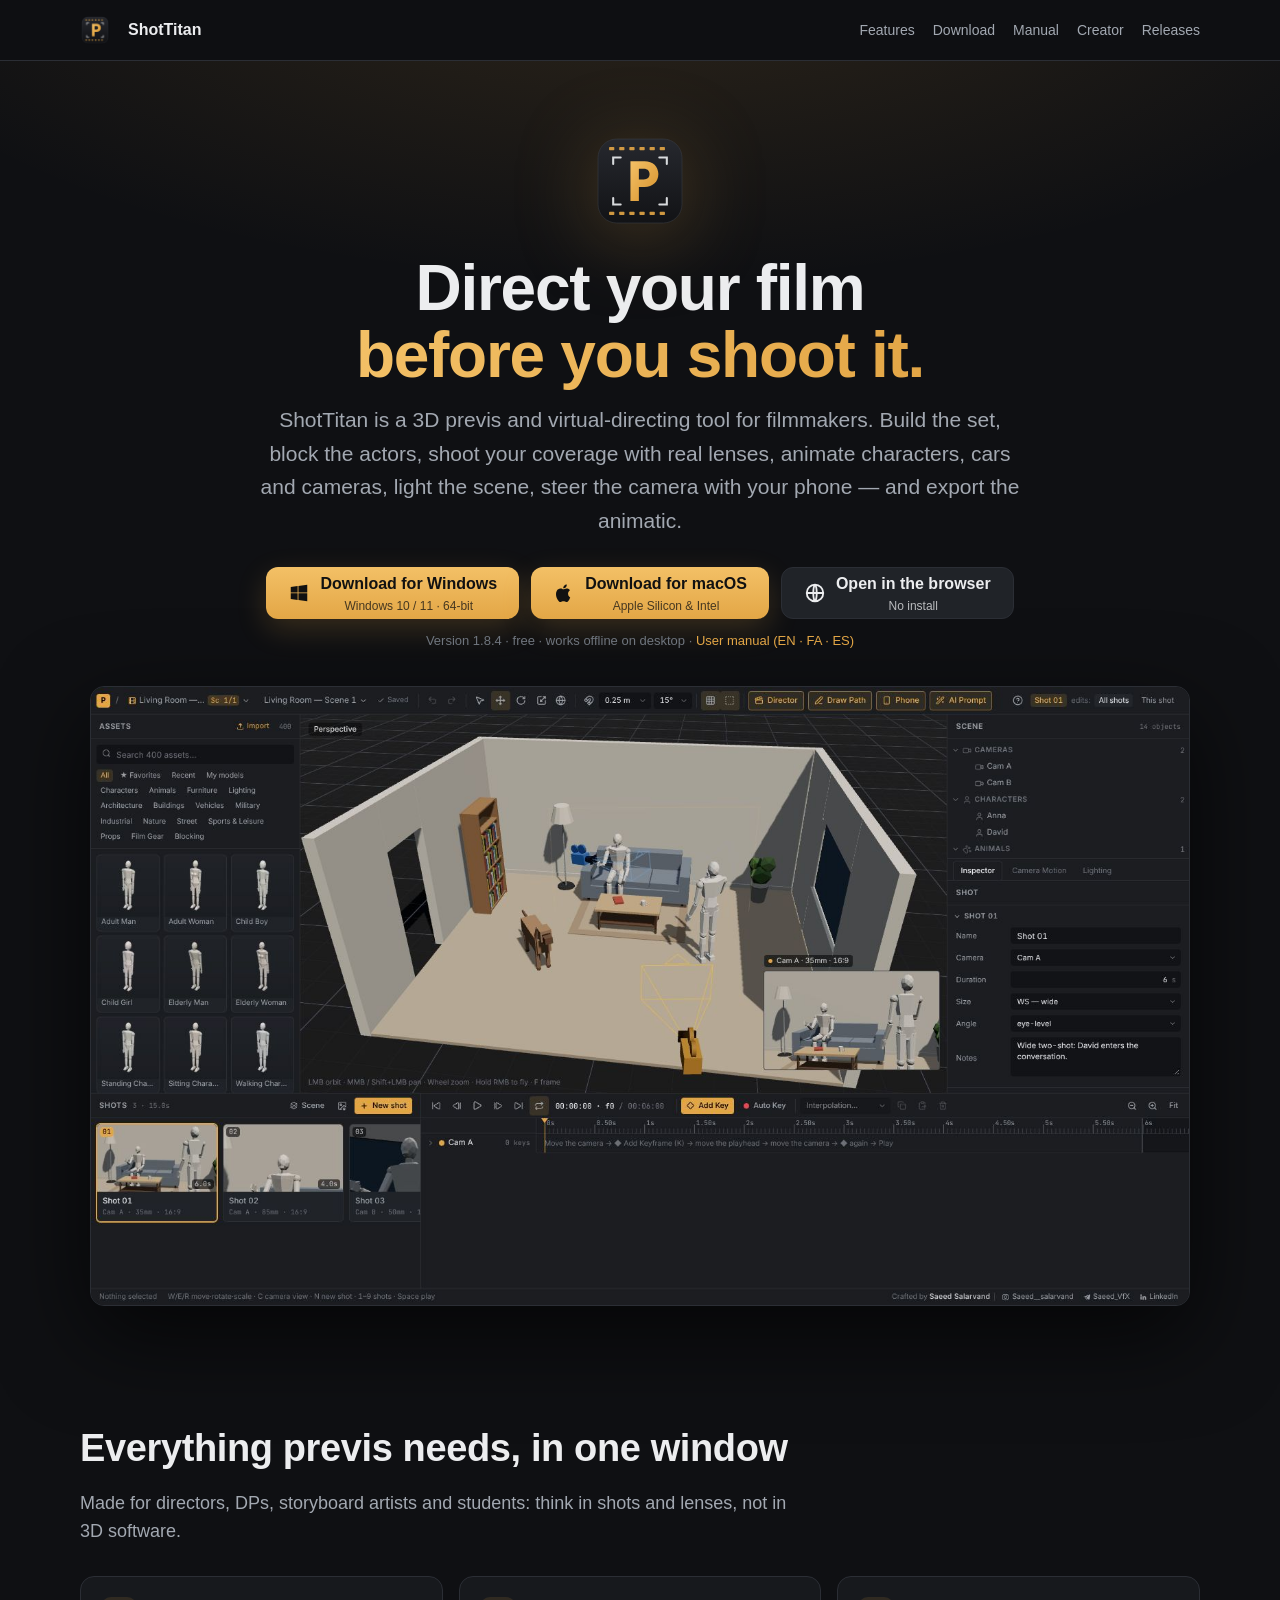
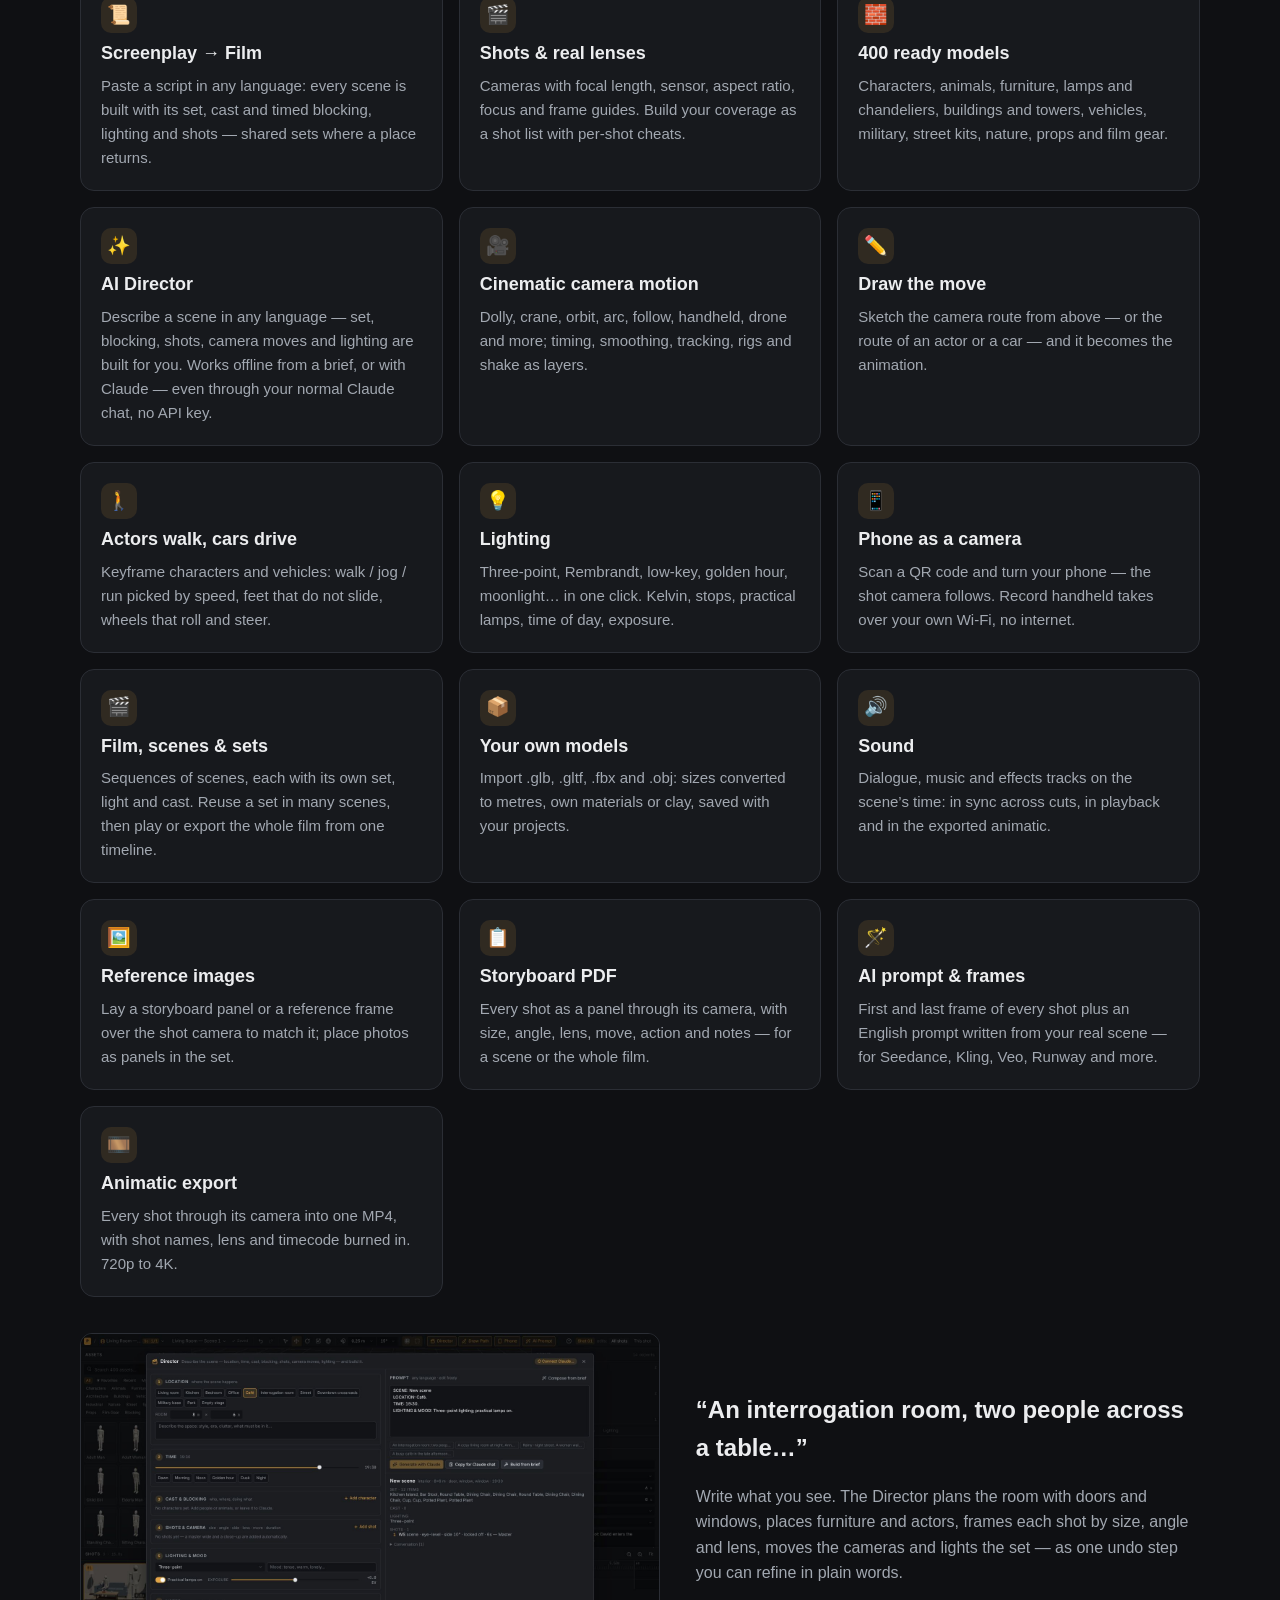
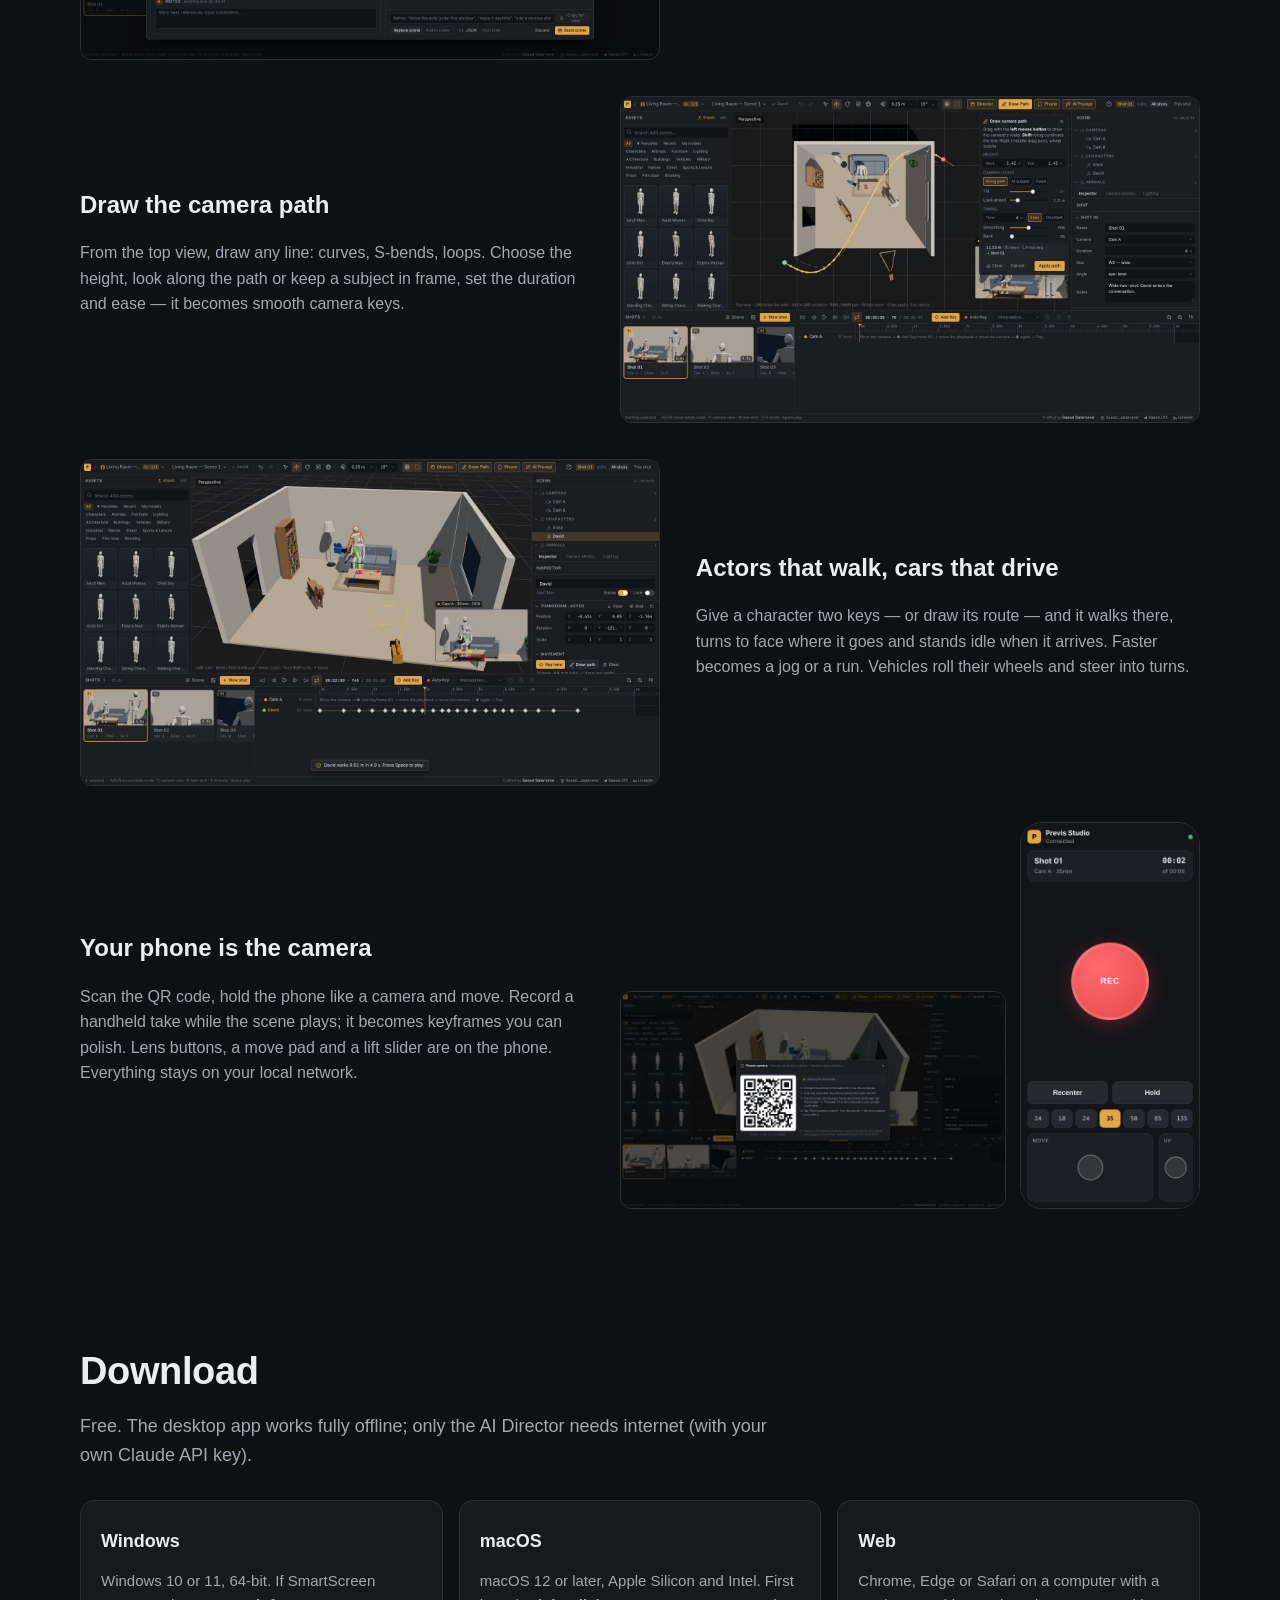
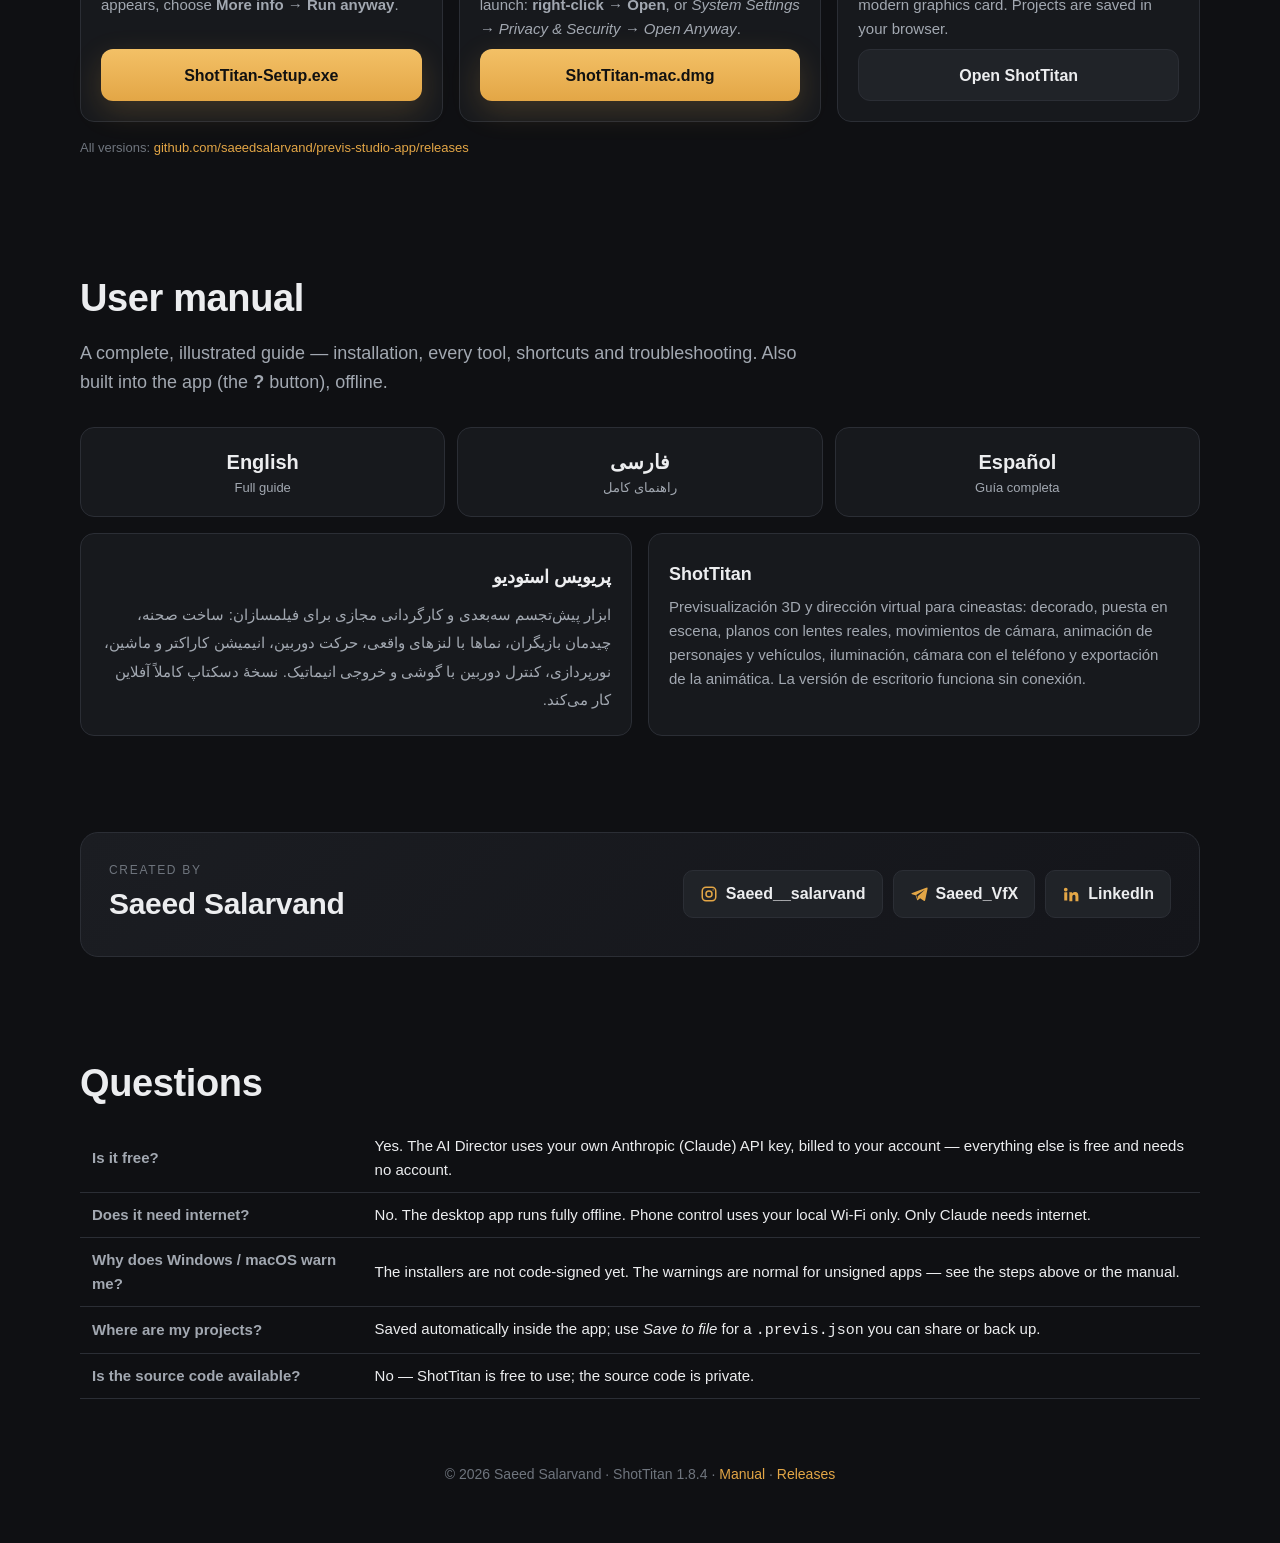
<file: index.html>
<!doctype html>
<html lang="en">
  <head>
    <meta charset="utf-8" />
    <meta name="viewport" content="width=device-width, initial-scale=1" />
    <title>ShotTitan — 3D previs &amp; virtual directing for filmmakers</title>
    <meta name="description" content="Block scenes, place actors and props, shoot coverage with real lenses, animate characters and cameras, light the set, steer the camera with your phone and export an animatic. Free for Windows, macOS and the web." />
    <meta property="og:title" content="ShotTitan" />
    <meta property="og:description" content="3D previs and virtual directing for filmmakers — by Saeed Salarvand." />
    <meta property="og:image" content="https://saeedsalarvand.github.io/previs-studio-app/app/manual/img/overview.jpg" />
    <link rel="icon" type="image/png" href="assets/icon-256.png" />
    <style>
      :root { --bg: #0f1013; --panel: #17191d; --raised: #202328; --border: #2b2e35; --text: #ecedef; --muted: #a2a8b1; --faint: #6f757e; --accent: #e3a646; --accent2: #f3c066; color-scheme: dark; }
      * { box-sizing: border-box; }
      html { scroll-behavior: smooth; }
      body { margin: 0; background: var(--bg); color: var(--text); font: 16px/1.6 -apple-system, BlinkMacSystemFont, "Segoe UI", Roboto, "Helvetica Neue", Arial, sans-serif; }
      a { color: var(--accent); text-decoration: none; }
      a:hover { text-decoration: underline; }
      .wrap { max-width: 1160px; margin: 0 auto; padding: 0 20px; }
      nav.top { position: sticky; top: 0; z-index: 10; background: rgba(15, 16, 19, 0.85); backdrop-filter: blur(10px); border-bottom: 1px solid var(--border); }
      nav.top .wrap { display: flex; align-items: center; gap: 18px; height: 60px; }
      nav.top img { width: 30px; height: 30px; }
      nav.top b { font-size: 16px; }
      nav.top .links { margin-left: auto; display: flex; gap: 18px; font-size: 14px; }
      nav.top .links a { color: var(--muted); }
      nav.top .links a:hover { color: var(--text); text-decoration: none; }
      .hero { padding: 72px 0 40px; text-align: center; background: radial-gradient(1200px 500px at 50% -10%, #e3a64626, transparent 70%); }
      .hero img.icon { width: 96px; height: 96px; filter: drop-shadow(0 12px 40px #e3a64640); }
      .hero h1 { font-size: clamp(36px, 6vw, 64px); line-height: 1.05; margin: 18px 0 14px; letter-spacing: -0.02em; }
      .hero h1 span { background: linear-gradient(90deg, var(--accent2), var(--accent)); -webkit-background-clip: text; background-clip: text; color: transparent; }
      .hero p { font-size: clamp(17px, 2.2vw, 21px); color: var(--muted); max-width: 760px; margin: 0 auto; }
      .cta { display: flex; flex-wrap: wrap; justify-content: center; gap: 12px; margin: 30px 0 12px; }
      .btn { display: inline-flex; align-items: center; gap: 10px; height: 52px; padding: 0 22px; border-radius: 12px; font-weight: 650; font-size: 16px; border: 1px solid var(--border); background: var(--raised); color: var(--text); }
      .btn:hover { text-decoration: none; border-color: #4a4e57; }
      .btn.primary { background: linear-gradient(180deg, var(--accent2), var(--accent)); color: #111; border: 0; box-shadow: 0 10px 30px #e3a64633; }
      .btn small { display: block; font-weight: 500; font-size: 12px; opacity: 0.75; }
      .btn svg { width: 22px; height: 22px; }
      .ver { color: var(--faint); font-size: 13px; }
      .shot { margin: 34px auto 0; max-width: 1100px; border-radius: 14px; overflow: hidden; border: 1px solid var(--border); box-shadow: 0 30px 90px #000a; }
      .shot img { display: block; width: 100%; }
      section { padding: 72px 0 24px; }
      h2 { font-size: clamp(26px, 3.6vw, 38px); letter-spacing: -0.01em; margin: 0 0 10px; }
      .sub { color: var(--muted); max-width: 720px; margin: 0 0 30px; font-size: 18px; }
      .features { display: grid; grid-template-columns: repeat(3, 1fr); gap: 16px; }
      .f { background: var(--panel); border: 1px solid var(--border); border-radius: 14px; padding: 20px; }
      .f h3 { margin: 6px 0 6px; font-size: 18px; }
      .f p { margin: 0; color: var(--muted); font-size: 15px; }
      .f .i { width: 36px; height: 36px; border-radius: 10px; background: #e3a6461f; color: var(--accent); display: grid; place-items: center; font-size: 19px; }
      .split { display: grid; grid-template-columns: 1.15fr 1fr; gap: 36px; align-items: center; margin: 36px 0; }
      .split.rev { grid-template-columns: 1fr 1.15fr; }
      .split.rev .media { order: 2; }
      .media img { width: 100%; border-radius: 12px; border: 1px solid var(--border); display: block; }
      .split h3 { font-size: 24px; margin: 0 0 8px; }
      .split p, .split li { color: var(--muted); }
      .phone-pair { display: grid; grid-template-columns: 1fr 180px; gap: 14px; align-items: end; }
      .phone-pair img:last-child { border-radius: 22px; }
      .dl { display: grid; grid-template-columns: repeat(3, 1fr); gap: 16px; }
      .dl .f { display: flex; flex-direction: column; gap: 8px; }
      .dl .f .btn { margin-top: auto; justify-content: center; }
      table { width: 100%; border-collapse: collapse; font-size: 15px; }
      td, th { text-align: left; padding: 10px 12px; border-bottom: 1px solid var(--border); }
      th { color: var(--muted); font-weight: 600; }
      .langs { display: flex; flex-wrap: wrap; gap: 12px; }
      .langs a { flex: 1; min-width: 200px; padding: 18px; border: 1px solid var(--border); border-radius: 14px; background: var(--panel); color: var(--text); font-size: 20px; font-weight: 650; text-align: center; }
      .langs a:hover { border-color: var(--accent); text-decoration: none; }
      .langs small { display: block; color: var(--muted); font-size: 13px; font-weight: 400; }
      .creator { display: flex; flex-wrap: wrap; align-items: center; gap: 24px; background: linear-gradient(135deg, #1b1d22, #14151a); border: 1px solid var(--border); border-radius: 18px; padding: 28px; }
      .creator .who { font-size: 30px; font-weight: 700; letter-spacing: -0.01em; }
      .creator .label { color: var(--faint); text-transform: uppercase; letter-spacing: 0.14em; font-size: 12px; }
      .creator .social { margin-left: auto; display: flex; flex-wrap: wrap; gap: 10px; }
      .creator .social a { display: inline-flex; align-items: center; gap: 8px; padding: 10px 16px; border-radius: 10px; border: 1px solid var(--border); background: var(--raised); color: var(--text); font-weight: 600; }
      .creator .social svg { width: 18px; height: 18px; color: var(--accent); }
      .intl { display: grid; grid-template-columns: 1fr 1fr; gap: 16px; }
      [dir='rtl'], [dir='rtl'] * { letter-spacing: 0 !important; }
      .intl .f[dir='rtl'] { font-family: "Vazirmatn", "Segoe UI", Tahoma, sans-serif; line-height: 1.9; }
      footer { padding: 40px 0 60px; color: var(--faint); font-size: 14px; text-align: center; }
      @media (max-width: 900px) {
        .features, .dl, .intl { grid-template-columns: 1fr; }
        .split, .split.rev { grid-template-columns: 1fr; }
        .split.rev .media { order: 0; }
        nav.top .links { display: none; }
        .creator .social { margin-left: 0; }
      }
    </style>
  </head>
  <body>
    <nav class="top">
      <div class="wrap">
        <img src="assets/icon-256.png" alt="" />
        <b>ShotTitan</b>
        <div class="links">
          <a href="#features">Features</a>
          <a href="#download">Download</a>
          <a href="app/manual/">Manual</a>
          <a href="#creator">Creator</a>
          <a href="https://github.com/saeedsalarvand/previs-studio-app/releases">Releases</a>
        </div>
      </div>
    </nav>

    <header class="hero">
      <div class="wrap">
        <img class="icon" src="assets/icon.svg" alt="ShotTitan icon" />
        <h1>Direct your film<br /><span>before you shoot it.</span></h1>
        <p>ShotTitan is a 3D previs and virtual-directing tool for filmmakers. Build the set, block the actors, shoot your coverage with real lenses, animate characters, cars and cameras, light the scene, steer the camera with your phone — and export the animatic.</p>
        <div class="cta">
          <a class="btn primary" href="https://github.com/saeedsalarvand/previs-studio-app/releases/latest/download/ShotTitan-Setup.exe">
            <svg viewBox="0 0 24 24" fill="currentColor" aria-hidden="true"><path d="M3 5.5 10.5 4.4v7.1H3V5.5Zm8.4-1.2L21 3v8.5h-9.6V4.3ZM3 12.4h7.5v7.2L3 18.5v-6.1Zm8.4 0H21V21l-9.6-1.4v-7.2Z" /></svg>
            <span>Download for Windows<small>Windows 10 / 11 · 64-bit</small></span>
          </a>
          <a class="btn primary" href="https://github.com/saeedsalarvand/previs-studio-app/releases">
            <svg viewBox="0 0 24 24" fill="currentColor" aria-hidden="true"><path d="M16.4 12.7c0-2.4 2-3.6 2.1-3.7-1.1-1.7-2.9-1.9-3.5-1.9-1.5-.2-2.9.9-3.7.9-.8 0-1.9-.9-3.2-.8-1.6 0-3.2 1-4 2.5-1.7 3-.4 7.4 1.2 9.8.8 1.2 1.8 2.5 3 2.4 1.2 0 1.7-.8 3.1-.8 1.5 0 1.9.8 3.2.8 1.3 0 2.1-1.2 2.9-2.4.9-1.4 1.3-2.7 1.3-2.8 0 0-2.4-1-2.4-4ZM14 5.6c.7-.8 1.1-1.9 1-3-1 0-2.1.6-2.8 1.4-.6.7-1.2 1.8-1 2.9 1 .1 2.1-.5 2.8-1.3Z" /></svg>
            <span>Download for macOS<small>Apple Silicon &amp; Intel</small></span>
          </a>
          <a class="btn" href="app/">
            <svg viewBox="0 0 24 24" fill="none" stroke="currentColor" stroke-width="2" aria-hidden="true"><circle cx="12" cy="12" r="9" /><path d="M3 12h18M12 3c2.5 2.8 2.5 15.2 0 18M12 3c-2.5 2.8-2.5 15.2 0 18" /></svg>
            <span>Open in the browser<small>No install</small></span>
          </a>
        </div>
        <div class="ver">Version 1.8.4 · free · works offline on desktop · <a href="app/manual/">User manual (EN · FA · ES)</a></div>
        <div class="shot"><img src="app/manual/img/overview.jpg" alt="ShotTitan main window" /></div>
      </div>
    </header>

    <section id="features">
      <div class="wrap">
        <h2>Everything previs needs, in one window</h2>
        <p class="sub">Made for directors, DPs, storyboard artists and students: think in shots and lenses, not in 3D software.</p>
        <div class="features">
          <div class="f"><div class="i">📜</div><h3>Screenplay → Film</h3><p>Paste a script in any language: every scene is built with its set, cast and timed blocking, lighting and shots — shared sets where a place returns.</p></div>
          <div class="f"><div class="i">🎬</div><h3>Shots &amp; real lenses</h3><p>Cameras with focal length, sensor, aspect ratio, focus and frame guides. Build your coverage as a shot list with per-shot cheats.</p></div>
          <div class="f"><div class="i">🧱</div><h3>400 ready models</h3><p>Characters, animals, furniture, lamps and chandeliers, buildings and towers, vehicles, military, street kits, nature, props and film gear.</p></div>
          <div class="f"><div class="i">✨</div><h3>AI Director</h3><p>Describe a scene in any language — set, blocking, shots, camera moves and lighting are built for you. Works offline from a brief, or with Claude — even through your normal Claude chat, no API key.</p></div>
          <div class="f"><div class="i">🎥</div><h3>Cinematic camera motion</h3><p>Dolly, crane, orbit, arc, follow, handheld, drone and more; timing, smoothing, tracking, rigs and shake as layers.</p></div>
          <div class="f"><div class="i">✏️</div><h3>Draw the move</h3><p>Sketch the camera route from above — or the route of an actor or a car — and it becomes the animation.</p></div>
          <div class="f"><div class="i">🚶</div><h3>Actors walk, cars drive</h3><p>Keyframe characters and vehicles: walk / jog / run picked by speed, feet that do not slide, wheels that roll and steer.</p></div>
          <div class="f"><div class="i">💡</div><h3>Lighting</h3><p>Three-point, Rembrandt, low-key, golden hour, moonlight… in one click. Kelvin, stops, practical lamps, time of day, exposure.</p></div>
          <div class="f"><div class="i">📱</div><h3>Phone as a camera</h3><p>Scan a QR code and turn your phone — the shot camera follows. Record handheld takes over your own Wi-Fi, no internet.</p></div>
          <div class="f"><div class="i">🎬</div><h3>Film, scenes &amp; sets</h3><p>Sequences of scenes, each with its own set, light and cast. Reuse a set in many scenes, then play or export the whole film from one timeline.</p></div>
          <div class="f"><div class="i">📦</div><h3>Your own models</h3><p>Import .glb, .gltf, .fbx and .obj: sizes converted to metres, own materials or clay, saved with your projects.</p></div>
          <div class="f"><div class="i">🔊</div><h3>Sound</h3><p>Dialogue, music and effects tracks on the scene’s time: in sync across cuts, in playback and in the exported animatic.</p></div>
          <div class="f"><div class="i">🖼️</div><h3>Reference images</h3><p>Lay a storyboard panel or a reference frame over the shot camera to match it; place photos as panels in the set.</p></div>
          <div class="f"><div class="i">📋</div><h3>Storyboard PDF</h3><p>Every shot as a panel through its camera, with size, angle, lens, move, action and notes — for a scene or the whole film.</p></div>
          <div class="f"><div class="i">🪄</div><h3>AI prompt &amp; frames</h3><p>First and last frame of every shot plus an English prompt written from your real scene — for Seedance, Kling, Veo, Runway and more.</p></div>
          <div class="f"><div class="i">🎞️</div><h3>Animatic export</h3><p>Every shot through its camera into one MP4, with shot names, lens and timecode burned in. 720p to 4K.</p></div>
        </div>

        <div class="split">
          <div class="media"><img src="app/manual/img/director.jpg" alt="Director" /></div>
          <div>
            <h3>“An interrogation room, two people across a table…”</h3>
            <p>Write what you see. The Director plans the room with doors and windows, places furniture and actors, frames each shot by size, angle and lens, moves the cameras and lights the set — as one undo step you can refine in plain words.</p>
          </div>
        </div>
        <div class="split rev">
          <div class="media"><img src="app/manual/img/draw-path.jpg" alt="Draw Path" /></div>
          <div>
            <h3>Draw the camera path</h3>
            <p>From the top view, draw any line: curves, S-bends, loops. Choose the height, look along the path or keep a subject in frame, set the duration and ease — it becomes smooth camera keys.</p>
          </div>
        </div>
        <div class="split">
          <div class="media"><img src="app/manual/img/object-animation.jpg" alt="Character walking" /></div>
          <div>
            <h3>Actors that walk, cars that drive</h3>
            <p>Give a character two keys — or draw its route — and it walks there, turns to face where it goes and stands idle when it arrives. Faster becomes a jog or a run. Vehicles roll their wheels and steer into turns.</p>
          </div>
        </div>
        <div class="split rev">
          <div class="media phone-pair"><img src="app/manual/img/phone-dialog.jpg" alt="Phone pairing" /><img src="app/manual/img/phone-page.jpg" alt="Phone controller" /></div>
          <div>
            <h3>Your phone is the camera</h3>
            <p>Scan the QR code, hold the phone like a camera and move. Record a handheld take while the scene plays; it becomes keyframes you can polish. Lens buttons, a move pad and a lift slider are on the phone. Everything stays on your local network.</p>
          </div>
        </div>
      </div>
    </section>

    <section id="download">
      <div class="wrap">
        <h2>Download</h2>
        <p class="sub">Free. The desktop app works fully offline; only the AI Director needs internet (with your own Claude API key).</p>
        <div class="dl">
          <div class="f">
            <h3>Windows</h3>
            <p>Windows 10 or 11, 64-bit. If SmartScreen appears, choose <b>More info → Run anyway</b>.</p>
            <a class="btn primary" href="https://github.com/saeedsalarvand/previs-studio-app/releases/latest/download/ShotTitan-Setup.exe">ShotTitan-Setup.exe</a>
          </div>
          <div class="f">
            <h3>macOS</h3>
            <p>macOS 12 or later, Apple Silicon and Intel. First launch: <b>right-click → Open</b>, or <i>System Settings → Privacy &amp; Security → Open Anyway</i>.</p>
            <a class="btn primary" href="https://github.com/saeedsalarvand/previs-studio-app/releases">ShotTitan-mac.dmg</a>
          </div>
          <div class="f">
            <h3>Web</h3>
            <p>Chrome, Edge or Safari on a computer with a modern graphics card. Projects are saved in your browser.</p>
            <a class="btn" href="app/">Open ShotTitan</a>
          </div>
        </div>
        <p class="ver" style="margin-top: 16px">All versions: <a href="https://github.com/saeedsalarvand/previs-studio-app/releases">github.com/saeedsalarvand/previs-studio-app/releases</a></p>
      </div>
    </section>

    <section id="manual">
      <div class="wrap">
        <h2>User manual</h2>
        <p class="sub">A complete, illustrated guide — installation, every tool, shortcuts and troubleshooting. Also built into the app (the <b>?</b> button), offline.</p>
        <div class="langs">
          <a href="app/manual/en.html">English<small>Full guide</small></a>
          <a href="app/manual/fa.html" dir="rtl" lang="fa">فارسی<small>راهنمای کامل</small></a>
          <a href="app/manual/es.html" lang="es">Español<small>Guía completa</small></a>
        </div>
        <div class="intl" style="margin-top: 16px">
          <div class="f" dir="rtl" lang="fa">
            <h3>پریویس استودیو</h3>
            <p>ابزار پیش‌تجسم سه‌بعدی و کارگردانی مجازی برای فیلمسازان: ساخت صحنه، چیدمان بازیگران، نماها با لنزهای واقعی، حرکت دوربین، انیمیشن کاراکتر و ماشین، نورپردازی، کنترل دوربین با گوشی و خروجی انیماتیک. نسخهٔ دسکتاپ کاملاً آفلاین کار می‌کند.</p>
          </div>
          <div class="f" lang="es">
            <h3>ShotTitan</h3>
            <p>Previsualización 3D y dirección virtual para cineastas: decorado, puesta en escena, planos con lentes reales, movimientos de cámara, animación de personajes y vehículos, iluminación, cámara con el teléfono y exportación de la animática. La versión de escritorio funciona sin conexión.</p>
          </div>
        </div>
      </div>
    </section>

    <section id="creator">
      <div class="wrap">
        <div class="creator">
          <div>
            <div class="label">Created by</div>
            <div class="who">Saeed Salarvand</div>
          </div>
          <div class="social">
            <a href="https://instagram.com/Saeed__salarvand" target="_blank" rel="noopener noreferrer"><svg viewBox="0 0 24 24" fill="none" stroke="currentColor" stroke-width="2"><rect x="3" y="3" width="18" height="18" rx="5" /><circle cx="12" cy="12" r="4" /><circle cx="17.5" cy="6.5" r="0.8" fill="currentColor" stroke="none" /></svg>Saeed__salarvand</a>
            <a href="https://t.me/Saeed_VfX" target="_blank" rel="noopener noreferrer"><svg viewBox="0 0 24 24" fill="currentColor"><path d="M21.5 3.6 2.9 10.8c-1.2.5-1.2 1.2-.2 1.5l4.8 1.5 1.8 5.6c.2.6.1.9.8.9.5 0 .7-.2 1-.5l2.4-2.3 4.9 3.6c.9.5 1.5.2 1.8-.8l3.2-15.2c.3-1.3-.5-1.9-1.4-1.5ZM8.3 13.4l10.3-6.5c.5-.3.9-.1.5.2l-8.8 8-.3 3.7-1.7-5.4Z" /></svg>Saeed_VfX</a>
            <a href="https://www.linkedin.com/in/saeed-salarvand/" target="_blank" rel="noopener noreferrer"><svg viewBox="0 0 24 24" fill="currentColor"><path d="M4.98 3.5a2.5 2.5 0 1 1 0 5 2.5 2.5 0 0 1 0-5ZM3 9.75h4v11H3v-11Zm6.5 0h3.8v1.5h.05c.53-1 1.83-2.05 3.77-2.05 4.03 0 4.78 2.65 4.78 6.1v6.45h-4v-5.72c0-1.36-.02-3.12-1.9-3.12-1.9 0-2.2 1.48-2.2 3.02v5.82h-4v-11Z" /></svg>LinkedIn</a>
          </div>
        </div>
      </div>
    </section>

    <section>
      <div class="wrap">
        <h2>Questions</h2>
        <table>
          <tr><th>Is it free?</th><td>Yes. The AI Director uses your own Anthropic (Claude) API key, billed to your account — everything else is free and needs no account.</td></tr>
          <tr><th>Does it need internet?</th><td>No. The desktop app runs fully offline. Phone control uses your local Wi-Fi only. Only Claude needs internet.</td></tr>
          <tr><th>Why does Windows / macOS warn me?</th><td>The installers are not code-signed yet. The warnings are normal for unsigned apps — see the steps above or the manual.</td></tr>
          <tr><th>Where are my projects?</th><td>Saved automatically inside the app; use <i>Save to file</i> for a <code>.previs.json</code> you can share or back up.</td></tr>
          <tr><th>Is the source code available?</th><td>No — ShotTitan is free to use; the source code is private.</td></tr>
        </table>
      </div>
    </section>

    <footer>
      <div class="wrap">© 2026 Saeed Salarvand · ShotTitan 1.8.4 · <a href="app/manual/">Manual</a> · <a href="https://github.com/saeedsalarvand/previs-studio-app/releases">Releases</a></div>
    </footer>
  </body>
</html>
</file>
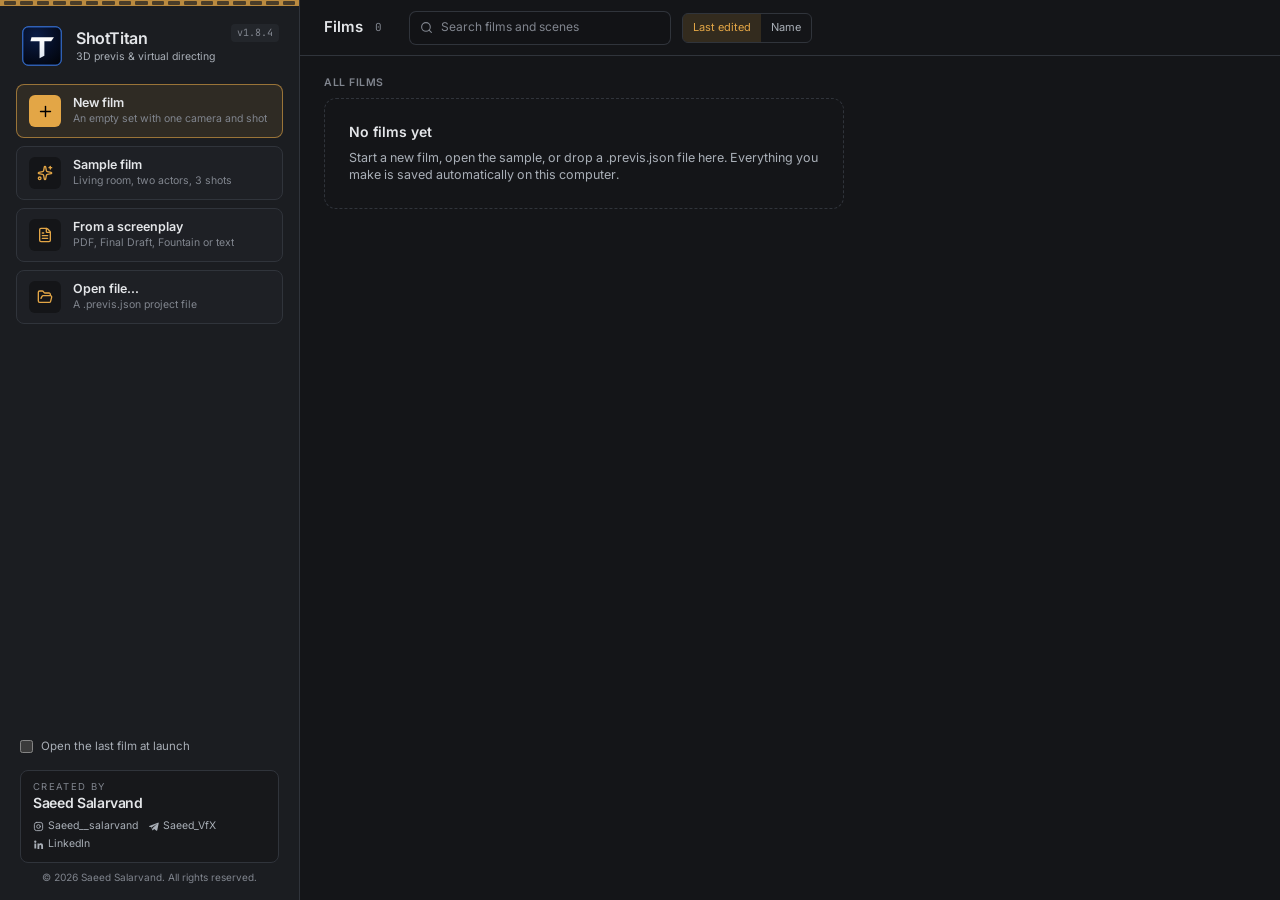
<file: app/index.html>
<!doctype html>
<html lang="en">
  <head>
    <meta charset="UTF-8" />
    <meta name="viewport" content="width=device-width, initial-scale=1.0" />
    <meta name="color-scheme" content="dark" />
    <title>ShotTitan</title>
    <link rel="icon" type="image/png" href="./icon-256.png" />
    <script type="module" crossorigin src="./assets/index-D5PTOZLN.js"></script>
    <link rel="modulepreload" crossorigin href="./assets/three-D4kwEEni.js">
    <link rel="modulepreload" crossorigin href="./assets/r3f-huMzcXhM.js">
    <link rel="stylesheet" crossorigin href="./assets/index-CNc5H0Lz.css">
  </head>
  <body>
    <div id="root"></div>
  </body>
</html>
</file>
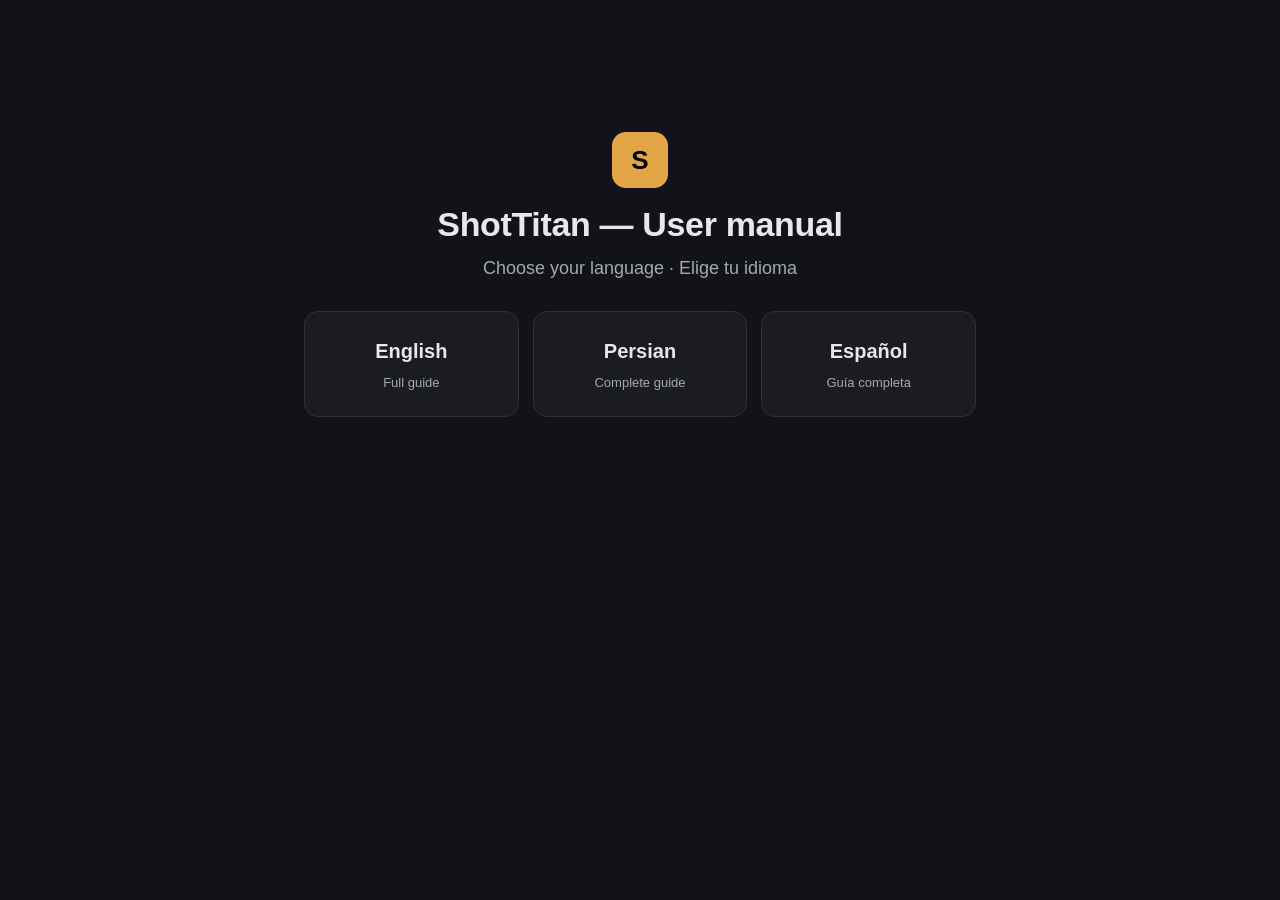
<file: manual/index.html>
<!doctype html><meta charset="utf-8"><meta http-equiv="refresh" content="0; url=../app/manual/"><link rel="canonical" href="../app/manual/"><title>ShotTitan · User manual</title><a href="../app/manual/">User manual</a>
</file>
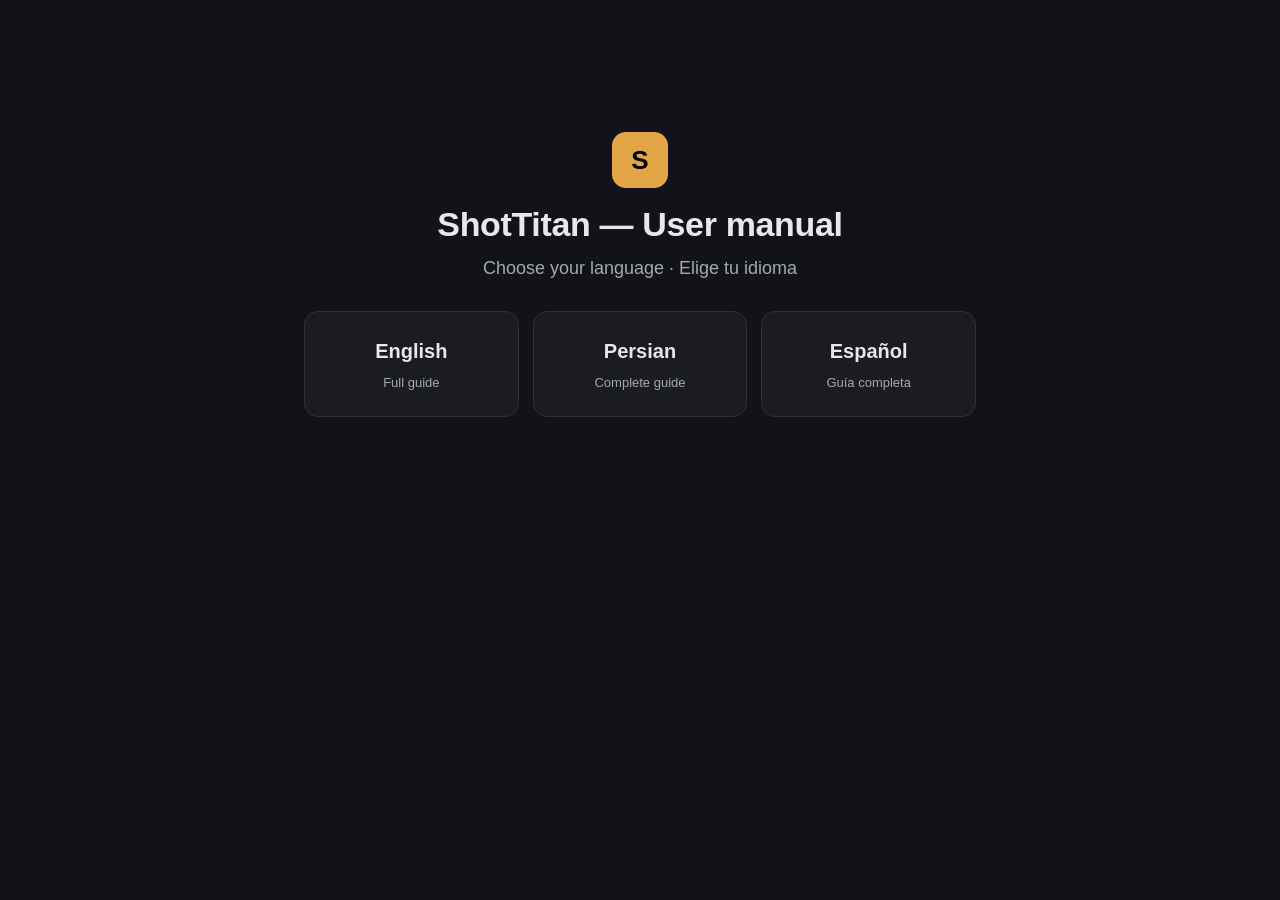
<file: app/manual/index.html>
<!doctype html>
<html lang="en">
  <head>
    <meta charset="utf-8" />
    <meta name="viewport" content="width=device-width, initial-scale=1" />
    <title>ShotTitan · User manual</title>
    <link rel="stylesheet" href="manual.css" />
    <style>
      .pick { max-width: 720px; margin: 12vh auto; padding: 24px; text-align: center; }
      .pick .grid { display: grid; grid-template-columns: repeat(3, 1fr); gap: 14px; margin-top: 28px; }
      .pick a { display: block; padding: 22px 12px; border: 1px solid var(--border); border-radius: 14px; background: var(--panel); color: var(--text); font-size: 20px; font-weight: 600; }
      .pick a:hover { border-color: var(--accent); text-decoration: none; }
      .pick small { display: block; color: var(--muted); font-size: 13px; font-weight: 400; margin-top: 4px; }
      @media (max-width: 600px) { .pick .grid { grid-template-columns: 1fr; } }
    </style>
  </head>
  <body>
    <div class="pick">
      <div class="logo" style="width: 56px; height: 56px; margin: 0 auto; font-size: 26px; border-radius: 14px">S</div>
      <h1 style="margin-top: 16px">ShotTitan — User manual</h1>
      <p class="lead">Choose your language · Elige tu idioma</p>
      <div class="grid">
        <a href="en.html">English<small>Full guide</small></a>
        <a href="fa.html">Persian<small>Complete guide</small></a>
        <a href="es.html" lang="es">Español<small>Guía completa</small></a>
      </div>
    </div>
  </body>
</html>
</file>
<file: app/assets/index-CNc5H0Lz.css>
@layer properties{@supports (((-webkit-hyphens:none)) and (not (margin-trim:inline))) or ((-moz-orient:inline) and (not (color:rgb(from red r g b)))){*,:before,:after,::backdrop{--tw-translate-x:0;--tw-translate-y:0;--tw-translate-z:0;--tw-rotate-x:initial;--tw-rotate-y:initial;--tw-rotate-z:initial;--tw-skew-x:initial;--tw-skew-y:initial;--tw-space-y-reverse:0;--tw-border-style:solid;--tw-gradient-position:initial;--tw-gradient-from:#0000;--tw-gradient-via:#0000;--tw-gradient-to:#0000;--tw-gradient-stops:initial;--tw-gradient-via-stops:initial;--tw-gradient-from-position:0%;--tw-gradient-via-position:50%;--tw-gradient-to-position:100%;--tw-leading:initial;--tw-font-weight:initial;--tw-tracking:initial;--tw-ordinal:initial;--tw-slashed-zero:initial;--tw-numeric-figure:initial;--tw-numeric-spacing:initial;--tw-numeric-fraction:initial;--tw-shadow:0 0 #0000;--tw-shadow-color:initial;--tw-shadow-alpha:100%;--tw-inset-shadow:0 0 #0000;--tw-inset-shadow-color:initial;--tw-inset-shadow-alpha:100%;--tw-ring-color:initial;--tw-ring-shadow:0 0 #0000;--tw-inset-ring-color:initial;--tw-inset-ring-shadow:0 0 #0000;--tw-ring-inset:initial;--tw-ring-offset-width:0px;--tw-ring-offset-color:#fff;--tw-ring-offset-shadow:0 0 #0000;--tw-outline-style:solid;--tw-blur:initial;--tw-brightness:initial;--tw-contrast:initial;--tw-grayscale:initial;--tw-hue-rotate:initial;--tw-invert:initial;--tw-opacity:initial;--tw-saturate:initial;--tw-sepia:initial;--tw-drop-shadow:initial;--tw-drop-shadow-color:initial;--tw-drop-shadow-alpha:100%;--tw-drop-shadow-size:initial;--tw-backdrop-blur:initial;--tw-backdrop-brightness:initial;--tw-backdrop-contrast:initial;--tw-backdrop-grayscale:initial;--tw-backdrop-hue-rotate:initial;--tw-backdrop-invert:initial;--tw-backdrop-opacity:initial;--tw-backdrop-saturate:initial;--tw-backdrop-sepia:initial;--tw-ease:initial}}}@layer theme{:root,:host{--font-sans:"Inter Variable", ui-sans-serif, system-ui, -apple-system, "Segoe UI", sans-serif;--font-mono:"JetBrains Mono", ui-monospace, SFMono-Regular, Menlo, monospace;--color-amber-200:oklch(92.4% .12 95.746);--color-amber-300:oklch(87.9% .169 91.605);--color-amber-400:oklch(82.8% .189 84.429);--color-amber-500:oklch(76.9% .188 70.08);--color-green-300:oklch(87.1% .15 154.449);--color-green-400:oklch(79.2% .209 151.711);--color-green-500:oklch(72.3% .219 149.579);--color-black:#000;--color-white:#fff;--spacing:.25rem;--container-3xl:48rem;--font-weight-normal:400;--font-weight-medium:500;--font-weight-semibold:600;--font-weight-bold:700;--tracking-tight:-.025em;--tracking-normal:0em;--tracking-wide:.025em;--tracking-wider:.05em;--leading-tight:1.25;--leading-snug:1.375;--leading-relaxed:1.625;--radius-sm:.25rem;--radius-md:.375rem;--radius-lg:.5rem;--radius-xl:.75rem;--radius-2xl:1rem;--ease-in:cubic-bezier(.4, 0, 1, 1);--ease-out:cubic-bezier(0, 0, .2, 1);--ease-in-out:cubic-bezier(.4, 0, .2, 1);--animate-spin:spin 1s linear infinite;--animate-pulse:pulse 2s cubic-bezier(.4, 0, .6, 1) infinite;--aspect-video:16 / 9;--default-transition-duration:.15s;--default-transition-timing-function:cubic-bezier(.4, 0, .2, 1);--default-font-family:var(--font-sans);--default-mono-font-family:var(--font-mono);--color-bg:#141518;--color-panel:#1b1d21;--color-raised:#23262b;--color-hover:#2b2e34;--color-input:#121316;--color-border:#30343b;--color-border-strong:#3a3e45;--color-text:#e4e6e9;--color-muted:#a9afb7;--color-faint:#80858e;--color-accent:#e3a646;--color-accent-strong:#f0b85a;--color-danger:#e5484d;--color-success:#4cc38a;--color-axis-x:#e5605a;--color-axis-y:#7cc35a;--color-axis-z:#5b97e8}}@layer base{*,:after,:before,::backdrop{box-sizing:border-box;border:0 solid;margin:0;padding:0}::file-selector-button{box-sizing:border-box;border:0 solid;margin:0;padding:0}html,:host{-webkit-text-size-adjust:100%;tab-size:4;line-height:1.5;font-family:var(--default-font-family,ui-sans-serif, system-ui, sans-serif, "Apple Color Emoji", "Segoe UI Emoji", "Segoe UI Symbol", "Noto Color Emoji");font-feature-settings:var(--default-font-feature-settings,normal);font-variation-settings:var(--default-font-variation-settings,normal);-webkit-tap-highlight-color:transparent}hr{height:0;color:inherit;border-top-width:1px}abbr:where([title]){-webkit-text-decoration:underline dotted;text-decoration:underline dotted}h1,h2,h3,h4,h5,h6{font-size:inherit;font-weight:inherit}a{color:inherit;-webkit-text-decoration:inherit;text-decoration:inherit}b,strong{font-weight:bolder}code,kbd,samp,pre{font-family:var(--default-mono-font-family,ui-monospace, SFMono-Regular, Menlo, Monaco, Consolas, "Liberation Mono", "Courier New", monospace);font-feature-settings:var(--default-mono-font-feature-settings,normal);font-variation-settings:var(--default-mono-font-variation-settings,normal);font-size:1em}small{font-size:80%}sub,sup{vertical-align:baseline;font-size:75%;line-height:0;position:relative}sub{bottom:-.25em}sup{top:-.5em}table{text-indent:0;border-color:inherit;border-collapse:collapse}:-moz-focusring{outline:auto}progress{vertical-align:baseline}summary{display:list-item}ol,ul,menu{list-style:none}img,svg,video,canvas,audio,iframe,embed,object{vertical-align:middle;display:block}img,video{max-width:100%;height:auto}button,input,select,optgroup,textarea{font:inherit;font-feature-settings:inherit;font-variation-settings:inherit;letter-spacing:inherit;color:inherit;opacity:1;background-color:#0000;border-radius:0}::file-selector-button{font:inherit;font-feature-settings:inherit;font-variation-settings:inherit;letter-spacing:inherit;color:inherit;opacity:1;background-color:#0000;border-radius:0}:where(select:is([multiple],[size])) optgroup{font-weight:bolder}:where(select:is([multiple],[size])) optgroup option{padding-inline-start:20px}::file-selector-button{margin-inline-end:4px}::placeholder{opacity:1}@supports (not ((-webkit-appearance:-apple-pay-button))) or (contain-intrinsic-size:1px){::placeholder{color:currentColor}@supports (color:color-mix(in lab,red,red)){::placeholder{color:color-mix(in oklab,currentcolor 50%,transparent)}}}textarea{resize:vertical}::-webkit-search-decoration{-webkit-appearance:none}::-webkit-date-and-time-value{min-height:1lh;text-align:inherit}::-webkit-datetime-edit{display:inline-flex}::-webkit-datetime-edit-fields-wrapper{padding:0}::-webkit-datetime-edit{padding-block:0}::-webkit-datetime-edit-year-field{padding-block:0}::-webkit-datetime-edit-month-field{padding-block:0}::-webkit-datetime-edit-day-field{padding-block:0}::-webkit-datetime-edit-hour-field{padding-block:0}::-webkit-datetime-edit-minute-field{padding-block:0}::-webkit-datetime-edit-second-field{padding-block:0}::-webkit-datetime-edit-millisecond-field{padding-block:0}::-webkit-datetime-edit-meridiem-field{padding-block:0}::-webkit-calendar-picker-indicator{line-height:1}:-moz-ui-invalid{box-shadow:none}button,input:where([type=button],[type=reset],[type=submit]){appearance:button}::file-selector-button{appearance:button}::-webkit-inner-spin-button{height:auto}::-webkit-outer-spin-button{height:auto}[hidden]:where(:not([hidden=until-found])){display:none!important}html,body,#root{height:100%}body{background:var(--color-bg);color:var(--color-text);font-family:var(--font-sans);-webkit-font-smoothing:antialiased;-webkit-user-select:none;user-select:none;font-feature-settings:"tnum" 1,"cv11" 1;margin:0;font-size:12.5px;line-height:1.35;overflow:hidden}input,select,textarea{-webkit-user-select:text;user-select:text}:focus-visible{outline:1px solid var(--color-accent);outline-offset:-1px}::-webkit-scrollbar{width:10px;height:10px}::-webkit-scrollbar-thumb{background:#33363c padding-box padding-box;border:3px solid #0000;border-radius:6px}::-webkit-scrollbar-track{background:0 0}input[type=number]::-webkit-inner-spin-button{-webkit-appearance:none;margin:0}input[type=number]::-webkit-outer-spin-button{-webkit-appearance:none;margin:0}}@layer components;@layer utilities{.pointer-events-auto{pointer-events:auto}.pointer-events-none{pointer-events:none}.invisible{visibility:hidden}.visible{visibility:visible}.sr-only{clip-path:inset(50%);white-space:nowrap;border-width:0;width:1px;height:1px;margin:-1px;padding:0;position:absolute;overflow:hidden}.absolute{position:absolute}.fixed{position:fixed}.relative{position:relative}.static{position:static}.sticky{position:sticky}.inset-0{inset:calc(var(--spacing) * 0)}.inset-3{inset:calc(var(--spacing) * 3)}.inset-x-0{inset-inline:calc(var(--spacing) * 0)}.inset-y-0{inset-block:calc(var(--spacing) * 0)}.\!start{inset-inline-start:var(--spacing)!important}.start{inset-inline-start:var(--spacing)}.end{inset-inline-end:var(--spacing)}.-top-1{top:calc(var(--spacing) * -1)}.-top-6{top:calc(var(--spacing) * -6)}.top-0{top:calc(var(--spacing) * 0)}.top-0\.5{top:calc(var(--spacing) * .5)}.top-1{top:calc(var(--spacing) * 1)}.top-1\.5{top:calc(var(--spacing) * 1.5)}.top-1\/2{top:50%}.top-2{top:calc(var(--spacing) * 2)}.top-3{top:calc(var(--spacing) * 3)}.top-10{top:calc(var(--spacing) * 10)}.top-\[2px\]{top:2px}.top-\[3px\]{top:3px}.top-\[12vh\]{top:12vh}.top-\[14px\]{top:14px}.top-\[15px\]{top:15px}.-right-1{right:calc(var(--spacing) * -1)}.-right-\[4px\]{right:-4px}.right-0{right:calc(var(--spacing) * 0)}.right-0\.5{right:calc(var(--spacing) * .5)}.right-1{right:calc(var(--spacing) * 1)}.right-1\.5{right:calc(var(--spacing) * 1.5)}.right-2{right:calc(var(--spacing) * 2)}.right-3{right:calc(var(--spacing) * 3)}.bottom-0{bottom:calc(var(--spacing) * 0)}.bottom-0\.5{bottom:calc(var(--spacing) * .5)}.bottom-1{bottom:calc(var(--spacing) * 1)}.bottom-1\.5{bottom:calc(var(--spacing) * 1.5)}.bottom-2{bottom:calc(var(--spacing) * 2)}.bottom-3{bottom:calc(var(--spacing) * 3)}.bottom-10{bottom:calc(var(--spacing) * 10)}.-left-\[4px\]{left:-4px}.-left-\[5px\]{left:-5px}.-left-\[6px\]{left:-6px}.left-0{left:calc(var(--spacing) * 0)}.left-1{left:calc(var(--spacing) * 1)}.left-1\.5{left:calc(var(--spacing) * 1.5)}.left-1\/2{left:50%}.left-2{left:calc(var(--spacing) * 2)}.left-3{left:calc(var(--spacing) * 3)}.left-\[3px\]{left:3px}.z-10{z-index:10}.z-20{z-index:20}.z-30{z-index:30}.z-40{z-index:40}.z-50{z-index:50}.z-\[3\]{z-index:3}.z-\[4\]{z-index:4}.z-\[5\]{z-index:5}.z-\[6\]{z-index:6}.z-\[55\]{z-index:55}.z-\[60\]{z-index:60}.z-\[61\]{z-index:61}.z-\[70\]{z-index:70}.z-\[80\]{z-index:80}.col-span-2{grid-column:span 2/span 2}.container{width:100%}@media(min-width:40rem){.container{max-width:40rem}}@media(min-width:48rem){.container{max-width:48rem}}@media(min-width:64rem){.container{max-width:64rem}}@media(min-width:80rem){.container{max-width:80rem}}@media(min-width:96rem){.container{max-width:96rem}}.m-0{margin:calc(var(--spacing) * 0)}.m-2{margin:calc(var(--spacing) * 2)}.m-auto{margin:auto}.mx-1{margin-inline:calc(var(--spacing) * 1)}.mx-1\.5{margin-inline:calc(var(--spacing) * 1.5)}.mx-3{margin-inline:calc(var(--spacing) * 3)}.mx-auto{margin-inline:auto}.my-1{margin-block:calc(var(--spacing) * 1)}.my-\[1px\]{margin-block:1px}.mt-0\.5{margin-top:calc(var(--spacing) * .5)}.mt-1{margin-top:calc(var(--spacing) * 1)}.mt-1\.5{margin-top:calc(var(--spacing) * 1.5)}.mt-2{margin-top:calc(var(--spacing) * 2)}.mt-2\.5{margin-top:calc(var(--spacing) * 2.5)}.mt-3{margin-top:calc(var(--spacing) * 3)}.mt-4{margin-top:calc(var(--spacing) * 4)}.mt-5{margin-top:calc(var(--spacing) * 5)}.mt-auto{margin-top:auto}.mt-px{margin-top:1px}.mr-0\.5{margin-right:calc(var(--spacing) * .5)}.mr-1{margin-right:calc(var(--spacing) * 1)}.mr-1\.5{margin-right:calc(var(--spacing) * 1.5)}.mr-2{margin-right:calc(var(--spacing) * 2)}.mr-3{margin-right:calc(var(--spacing) * 3)}.mr-auto{margin-right:auto}.mb-0\.5{margin-bottom:calc(var(--spacing) * .5)}.mb-1{margin-bottom:calc(var(--spacing) * 1)}.mb-1\.5{margin-bottom:calc(var(--spacing) * 1.5)}.mb-2{margin-bottom:calc(var(--spacing) * 2)}.mb-6{margin-bottom:calc(var(--spacing) * 6)}.ml-1{margin-left:calc(var(--spacing) * 1)}.ml-1\.5{margin-left:calc(var(--spacing) * 1.5)}.ml-2{margin-left:calc(var(--spacing) * 2)}.ml-4{margin-left:calc(var(--spacing) * 4)}.ml-6{margin-left:calc(var(--spacing) * 6)}.ml-8{margin-left:calc(var(--spacing) * 8)}.ml-\[14px\]{margin-left:14px}.ml-auto{margin-left:auto}.line-clamp-2{-webkit-line-clamp:2;-webkit-box-orient:vertical;display:-webkit-box;overflow:hidden}.line-clamp-3{-webkit-line-clamp:3;-webkit-box-orient:vertical;display:-webkit-box;overflow:hidden}.block{display:block}.contents{display:contents}.flex{display:flex}.grid{display:grid}.hidden{display:none}.inline{display:inline}.inline-block{display:inline-block}.inline-flex{display:inline-flex}.table{display:table}.aspect-\[64\/56\]{aspect-ratio:64/56}.aspect-square{aspect-ratio:1}.aspect-video{aspect-ratio:var(--aspect-video)}.h-0{height:calc(var(--spacing) * 0)}.h-1{height:calc(var(--spacing) * 1)}.h-1\.5{height:calc(var(--spacing) * 1.5)}.h-2{height:calc(var(--spacing) * 2)}.h-2\.5{height:calc(var(--spacing) * 2.5)}.h-3{height:calc(var(--spacing) * 3)}.h-3\.5{height:calc(var(--spacing) * 3.5)}.h-4{height:calc(var(--spacing) * 4)}.h-5{height:calc(var(--spacing) * 5)}.h-6{height:calc(var(--spacing) * 6)}.h-7{height:calc(var(--spacing) * 7)}.h-8{height:calc(var(--spacing) * 8)}.h-9{height:calc(var(--spacing) * 9)}.h-10{height:calc(var(--spacing) * 10)}.h-11{height:calc(var(--spacing) * 11)}.h-14{height:calc(var(--spacing) * 14)}.h-16{height:calc(var(--spacing) * 16)}.h-20{height:calc(var(--spacing) * 20)}.h-56{height:calc(var(--spacing) * 56)}.h-\[1\.5px\]{height:1.5px}.h-\[3px\]{height:3px}.h-\[4px\]{height:4px}.h-\[8px\]{height:8px}.h-\[10px\]{height:10px}.h-\[14px\]{height:14px}.h-\[22px\]{height:22px}.h-\[46px\]{height:46px}.h-\[48px\]{height:48px}.h-\[50px\]{height:50px}.h-\[54px\]{height:54px}.h-\[64px\]{height:64px}.h-\[90px\]{height:90px}.h-\[120px\]{height:120px}.h-\[232px\]{height:232px}.h-\[min\(88vh\,860px\)\]{height:min(88vh,860px)}.h-\[min\(92vh\,900px\)\]{height:min(92vh,900px)}.h-full{height:100%}.h-px{height:1px}.max-h-\[45\%\]{max-height:45%}.max-h-\[52vh\]{max-height:52vh}.max-h-\[60vh\]{max-height:60vh}.max-h-\[70vh\]{max-height:70vh}.max-h-\[80vh\]{max-height:80vh}.max-h-\[86vh\]{max-height:86vh}.max-h-\[92vh\]{max-height:92vh}.max-h-\[124px\]{max-height:124px}.max-h-\[160px\]{max-height:160px}.max-h-\[180px\]{max-height:180px}.max-h-\[260px\]{max-height:260px}.max-h-\[280px\]{max-height:280px}.max-h-full{max-height:100%}.min-h-0{min-height:calc(var(--spacing) * 0)}.min-h-\[44px\]{min-height:44px}.min-h-\[60px\]{min-height:60px}.min-h-\[170px\]{min-height:170px}.w-0{width:calc(var(--spacing) * 0)}.w-0\.5{width:calc(var(--spacing) * .5)}.w-1{width:calc(var(--spacing) * 1)}.w-1\.5{width:calc(var(--spacing) * 1.5)}.w-2{width:calc(var(--spacing) * 2)}.w-2\.5{width:calc(var(--spacing) * 2.5)}.w-3{width:calc(var(--spacing) * 3)}.w-4{width:calc(var(--spacing) * 4)}.w-5{width:calc(var(--spacing) * 5)}.w-6{width:calc(var(--spacing) * 6)}.w-7{width:calc(var(--spacing) * 7)}.w-8{width:calc(var(--spacing) * 8)}.w-9{width:calc(var(--spacing) * 9)}.w-10{width:calc(var(--spacing) * 10)}.w-12{width:calc(var(--spacing) * 12)}.w-14{width:calc(var(--spacing) * 14)}.w-16{width:calc(var(--spacing) * 16)}.w-20{width:calc(var(--spacing) * 20)}.w-24{width:calc(var(--spacing) * 24)}.w-28{width:calc(var(--spacing) * 28)}.w-40{width:calc(var(--spacing) * 40)}.w-48{width:calc(var(--spacing) * 48)}.w-80{width:calc(var(--spacing) * 80)}.w-\[2px\]{width:2px}.w-\[3px\]{width:3px}.w-\[10px\]{width:10px}.w-\[13px\]{width:13px}.w-\[22px\]{width:22px}.w-\[38px\]{width:38px}.w-\[42px\]{width:42px}.w-\[52px\]{width:52px}.w-\[54px\]{width:54px}.w-\[56px\]{width:56px}.w-\[64px\]{width:64px}.w-\[66px\]{width:66px}.w-\[68px\]{width:68px}.w-\[70px\]{width:70px}.w-\[72px\]{width:72px}.w-\[74px\]{width:74px}.w-\[76px\]{width:76px}.w-\[82px\]{width:82px}.w-\[86px\]{width:86px}.w-\[96px\]{width:96px}.w-\[110px\]{width:110px}.w-\[120px\]{width:120px}.w-\[124px\]{width:124px}.w-\[132px\]{width:132px}.w-\[136px\]{width:136px}.w-\[148px\]{width:148px}.w-\[150px\]{width:150px}.w-\[200px\]{width:200px}.w-\[220px\]{width:220px}.w-\[230px\]{width:230px}.w-\[232px\]{width:232px}.w-\[248px\]{width:248px}.w-\[260px\]{width:260px}.w-\[280px\]{width:280px}.w-\[300px\]{width:300px}.w-\[340px\]{width:340px}.w-\[min\(420px\,calc\(100vw-32px\)\)\]{width:min(420px,100vw - 32px)}.w-\[min\(440px\,calc\(100vw-32px\)\)\]{width:min(440px,100vw - 32px)}.w-\[min\(500px\,calc\(100vw-32px\)\)\]{width:min(500px,100vw - 32px)}.w-\[min\(520px\,calc\(100vw-32px\)\)\]{width:min(520px,100vw - 32px)}.w-\[min\(560px\,calc\(100vw-32px\)\)\]{width:min(560px,100vw - 32px)}.w-\[min\(620px\,calc\(100vw-32px\)\)\]{width:min(620px,100vw - 32px)}.w-\[min\(640px\,calc\(100vw-32px\)\)\]{width:min(640px,100vw - 32px)}.w-\[min\(720px\,calc\(100vw-32px\)\)\]{width:min(720px,100vw - 32px)}.w-\[min\(1180px\,calc\(100vw-24px\)\)\]{width:min(1180px,100vw - 24px)}.w-\[min\(1180px\,calc\(100vw-32px\)\)\]{width:min(1180px,100vw - 32px)}.w-\[min\(1220px\,calc\(100vw-24px\)\)\]{width:min(1220px,100vw - 24px)}.w-auto{width:auto}.w-fit{width:fit-content}.w-full{width:100%}.w-px{width:1px}.max-w-3xl{max-width:var(--container-3xl)}.max-w-\[45\%\]{max-width:45%}.max-w-\[110px\]{max-width:110px}.max-w-\[170px\]{max-width:170px}.max-w-\[190px\]{max-width:190px}.max-w-\[220px\]{max-width:220px}.max-w-\[232px\]{max-width:232px}.max-w-\[520px\]{max-width:520px}.max-w-\[720px\]{max-width:720px}.max-w-\[calc\(100\%-8px\)\]{max-width:calc(100% - 8px)}.max-w-\[calc\(100\%-24px\)\]{max-width:calc(100% - 24px)}.max-w-\[min\(720px\,calc\(100\%-24px\)\)\]{max-width:min(720px,100% - 24px)}.max-w-full{max-width:100%}.min-w-0{min-width:calc(var(--spacing) * 0)}.min-w-\[28px\]{min-width:28px}.min-w-\[30px\]{min-width:30px}.min-w-\[120px\]{min-width:120px}.min-w-\[140px\]{min-width:140px}.min-w-\[150px\]{min-width:150px}.min-w-\[160px\]{min-width:160px}.min-w-\[190px\]{min-width:190px}.min-w-\[200px\]{min-width:200px}.min-w-\[210px\]{min-width:210px}.min-w-\[220px\]{min-width:220px}.min-w-\[230px\]{min-width:230px}.min-w-\[240px\]{min-width:240px}.min-w-\[260px\]{min-width:260px}.min-w-full{min-width:100%}.flex-1{flex:1}.shrink{flex-shrink:1}.shrink-0{flex-shrink:0}.grow{flex-grow:1}.-translate-x-1\/2{--tw-translate-x: -50% ;translate:var(--tw-translate-x) var(--tw-translate-y)}.-translate-x-full{--tw-translate-x:-100%;translate:var(--tw-translate-x) var(--tw-translate-y)}.translate-x-0\.5{--tw-translate-x:calc(var(--spacing) * .5);translate:var(--tw-translate-x) var(--tw-translate-y)}.translate-x-1\/2{--tw-translate-x: 50% ;translate:var(--tw-translate-x) var(--tw-translate-y)}.translate-x-3\.5{--tw-translate-x:calc(var(--spacing) * 3.5);translate:var(--tw-translate-x) var(--tw-translate-y)}.-translate-y-1\/2{--tw-translate-y: -50% ;translate:var(--tw-translate-x) var(--tw-translate-y)}.-rotate-45{rotate:-45deg}.-rotate-90{rotate:-90deg}.rotate-0{rotate:0deg}.rotate-45{rotate:45deg}.rotate-90{rotate:90deg}.transform{transform:var(--tw-rotate-x,) var(--tw-rotate-y,) var(--tw-rotate-z,) var(--tw-skew-x,) var(--tw-skew-y,)}.animate-pulse{animation:var(--animate-pulse)}.animate-spin{animation:var(--animate-spin)}.cursor-col-resize{cursor:col-resize}.cursor-crosshair{cursor:crosshair}.cursor-default{cursor:default}.cursor-ew-resize{cursor:ew-resize}.cursor-grab{cursor:grab}.cursor-pointer{cursor:pointer}.touch-none{touch-action:none}.resize{resize:both}.resize-none{resize:none}.resize-y{resize:vertical}.list-decimal{list-style-type:decimal}.list-disc{list-style-type:disc}.appearance-none{appearance:none}.grid-cols-1{grid-template-columns:repeat(1,minmax(0,1fr))}.grid-cols-2{grid-template-columns:repeat(2,minmax(0,1fr))}.grid-cols-3{grid-template-columns:repeat(3,minmax(0,1fr))}.grid-cols-4{grid-template-columns:repeat(4,minmax(0,1fr))}.grid-cols-5{grid-template-columns:repeat(5,minmax(0,1fr))}.grid-cols-7{grid-template-columns:repeat(7,minmax(0,1fr))}.grid-cols-\[1fr_1fr\]{grid-template-columns:1fr 1fr}.grid-cols-\[1fr_auto_1fr\]{grid-template-columns:1fr auto 1fr}.grid-cols-\[1fr_minmax\(0\,0\.35fr\)\]{grid-template-columns:1fr minmax(0,.35fr)}.grid-cols-\[52px_1fr\]{grid-template-columns:52px 1fr}.grid-cols-\[72px_1fr\]{grid-template-columns:72px 1fr}.grid-cols-\[92px_1fr\]{grid-template-columns:92px 1fr}.grid-cols-\[200px_minmax\(0\,1fr\)_minmax\(0\,1\.05fr\)\]{grid-template-columns:200px minmax(0,1fr) minmax(0,1.05fr)}.grid-cols-\[auto_1fr\]{grid-template-columns:auto 1fr}.grid-cols-\[auto_1fr_auto_1fr\]{grid-template-columns:auto 1fr auto 1fr}.grid-cols-\[minmax\(0\,0\.95fr\)_minmax\(0\,1\.3fr\)\]{grid-template-columns:minmax(0,.95fr) minmax(0,1.3fr)}.grid-cols-\[minmax\(0\,1\.1fr\)_minmax\(0\,1fr\)\]{grid-template-columns:minmax(0,1.1fr) minmax(0,1fr)}.grid-cols-\[repeat\(auto-fill\,minmax\(82px\,1fr\)\)\]{grid-template-columns:repeat(auto-fill,minmax(82px,1fr))}.grid-cols-\[repeat\(auto-fill\,minmax\(210px\,1fr\)\)\]{grid-template-columns:repeat(auto-fill,minmax(210px,1fr))}.flex-col{flex-direction:column}.flex-wrap{flex-wrap:wrap}.items-baseline{align-items:baseline}.items-center{align-items:center}.items-end{align-items:flex-end}.items-start{align-items:flex-start}.items-stretch{align-items:stretch}.justify-between{justify-content:space-between}.justify-center{justify-content:center}.justify-end{justify-content:flex-end}.justify-start{justify-content:flex-start}.gap-0{gap:calc(var(--spacing) * 0)}.gap-0\.5{gap:calc(var(--spacing) * .5)}.gap-1{gap:calc(var(--spacing) * 1)}.gap-1\.5{gap:calc(var(--spacing) * 1.5)}.gap-2{gap:calc(var(--spacing) * 2)}.gap-2\.5{gap:calc(var(--spacing) * 2.5)}.gap-3{gap:calc(var(--spacing) * 3)}.gap-4{gap:calc(var(--spacing) * 4)}.gap-px{gap:1px}:where(.space-y-0\.5>:not(:last-child)){--tw-space-y-reverse:0;margin-block-start:calc(calc(var(--spacing) * .5) * var(--tw-space-y-reverse));margin-block-end:calc(calc(var(--spacing) * .5) * calc(1 - var(--tw-space-y-reverse)))}:where(.space-y-1>:not(:last-child)){--tw-space-y-reverse:0;margin-block-start:calc(calc(var(--spacing) * 1) * var(--tw-space-y-reverse));margin-block-end:calc(calc(var(--spacing) * 1) * calc(1 - var(--tw-space-y-reverse)))}:where(.space-y-1\.5>:not(:last-child)){--tw-space-y-reverse:0;margin-block-start:calc(calc(var(--spacing) * 1.5) * var(--tw-space-y-reverse));margin-block-end:calc(calc(var(--spacing) * 1.5) * calc(1 - var(--tw-space-y-reverse)))}:where(.space-y-2>:not(:last-child)){--tw-space-y-reverse:0;margin-block-start:calc(calc(var(--spacing) * 2) * var(--tw-space-y-reverse));margin-block-end:calc(calc(var(--spacing) * 2) * calc(1 - var(--tw-space-y-reverse)))}:where(.space-y-2\.5>:not(:last-child)){--tw-space-y-reverse:0;margin-block-start:calc(calc(var(--spacing) * 2.5) * var(--tw-space-y-reverse));margin-block-end:calc(calc(var(--spacing) * 2.5) * calc(1 - var(--tw-space-y-reverse)))}:where(.space-y-3>:not(:last-child)){--tw-space-y-reverse:0;margin-block-start:calc(calc(var(--spacing) * 3) * var(--tw-space-y-reverse));margin-block-end:calc(calc(var(--spacing) * 3) * calc(1 - var(--tw-space-y-reverse)))}:where(.space-y-4>:not(:last-child)){--tw-space-y-reverse:0;margin-block-start:calc(calc(var(--spacing) * 4) * var(--tw-space-y-reverse));margin-block-end:calc(calc(var(--spacing) * 4) * calc(1 - var(--tw-space-y-reverse)))}.gap-x-1\.5{column-gap:calc(var(--spacing) * 1.5)}.gap-x-2{column-gap:calc(var(--spacing) * 2)}.gap-x-2\.5{column-gap:calc(var(--spacing) * 2.5)}.gap-x-4{column-gap:calc(var(--spacing) * 4)}.gap-y-0\.5{row-gap:calc(var(--spacing) * .5)}.gap-y-1{row-gap:calc(var(--spacing) * 1)}.self-end{align-self:flex-end}.self-start{align-self:flex-start}.truncate{text-overflow:ellipsis;white-space:nowrap;overflow:hidden}.overflow-auto{overflow:auto}.overflow-hidden{overflow:hidden}.overflow-x-auto{overflow-x:auto}.overflow-y-auto{overflow-y:auto}.overflow-y-hidden{overflow-y:hidden}.rounded{border-radius:.25rem}.rounded-2xl{border-radius:var(--radius-2xl)}.rounded-\[1px\]{border-radius:1px}.rounded-\[2px\]{border-radius:2px}.rounded-\[3px\]{border-radius:3px}.rounded-full{border-radius:3.40282e38px}.rounded-lg{border-radius:var(--radius-lg)}.rounded-md{border-radius:var(--radius-md)}.rounded-sm{border-radius:var(--radius-sm)}.rounded-xl{border-radius:var(--radius-xl)}.rounded-t{border-top-left-radius:.25rem;border-top-right-radius:.25rem}.rounded-br{border-bottom-right-radius:.25rem}.rounded-bl{border-bottom-left-radius:.25rem}.border{border-style:var(--tw-border-style);border-width:1px}.border-0{border-style:var(--tw-border-style);border-width:0}.border-2{border-style:var(--tw-border-style);border-width:2px}.border-x-\[5px\]{border-inline-style:var(--tw-border-style);border-inline-width:5px}.border-x-\[6px\]{border-inline-style:var(--tw-border-style);border-inline-width:6px}.border-t{border-top-style:var(--tw-border-style);border-top-width:1px}.border-t-\[7px\]{border-top-style:var(--tw-border-style);border-top-width:7px}.border-t-\[9px\]{border-top-style:var(--tw-border-style);border-top-width:9px}.border-r{border-right-style:var(--tw-border-style);border-right-width:1px}.border-b{border-bottom-style:var(--tw-border-style);border-bottom-width:1px}.border-b-0{border-bottom-style:var(--tw-border-style);border-bottom-width:0}.border-l{border-left-style:var(--tw-border-style);border-left-width:1px}.border-dashed{--tw-border-style:dashed;border-style:dashed}.border-\[\#3f8fd0\]{border-color:#3f8fd0}.border-\[\#46c46d\]\/40{border-color:#46c46d66}.border-\[\#ffd166\]\/50{border-color:#ffd16680}.border-accent{border-color:var(--color-accent)}.border-accent\/30{border-color:#e3a6464d}@supports (color:color-mix(in lab,red,red)){.border-accent\/30{border-color:color-mix(in oklab,var(--color-accent) 30%,transparent)}}.border-accent\/40{border-color:#e3a64666}@supports (color:color-mix(in lab,red,red)){.border-accent\/40{border-color:color-mix(in oklab,var(--color-accent) 40%,transparent)}}.border-accent\/50{border-color:#e3a64680}@supports (color:color-mix(in lab,red,red)){.border-accent\/50{border-color:color-mix(in oklab,var(--color-accent) 50%,transparent)}}.border-accent\/60{border-color:#e3a64699}@supports (color:color-mix(in lab,red,red)){.border-accent\/60{border-color:color-mix(in oklab,var(--color-accent) 60%,transparent)}}.border-accent\/70{border-color:#e3a646b3}@supports (color:color-mix(in lab,red,red)){.border-accent\/70{border-color:color-mix(in oklab,var(--color-accent) 70%,transparent)}}.border-amber-500\/30{border-color:#f99c004d}@supports (color:color-mix(in lab,red,red)){.border-amber-500\/30{border-color:color-mix(in oklab,var(--color-amber-500) 30%,transparent)}}.border-black\/30{border-color:#0000004d}@supports (color:color-mix(in lab,red,red)){.border-black\/30{border-color:color-mix(in oklab,var(--color-black) 30%,transparent)}}.border-black\/40{border-color:#0006}@supports (color:color-mix(in lab,red,red)){.border-black\/40{border-color:color-mix(in oklab,var(--color-black) 40%,transparent)}}.border-black\/50{border-color:#00000080}@supports (color:color-mix(in lab,red,red)){.border-black\/50{border-color:color-mix(in oklab,var(--color-black) 50%,transparent)}}.border-black\/60{border-color:#0009}@supports (color:color-mix(in lab,red,red)){.border-black\/60{border-color:color-mix(in oklab,var(--color-black) 60%,transparent)}}.border-black\/70{border-color:#000000b3}@supports (color:color-mix(in lab,red,red)){.border-black\/70{border-color:color-mix(in oklab,var(--color-black) 70%,transparent)}}.border-border{border-color:var(--color-border)}.border-border-strong{border-color:var(--color-border-strong)}.border-border\/30{border-color:#30343b4d}@supports (color:color-mix(in lab,red,red)){.border-border\/30{border-color:color-mix(in oklab,var(--color-border) 30%,transparent)}}.border-border\/40{border-color:#30343b66}@supports (color:color-mix(in lab,red,red)){.border-border\/40{border-color:color-mix(in oklab,var(--color-border) 40%,transparent)}}.border-border\/50{border-color:#30343b80}@supports (color:color-mix(in lab,red,red)){.border-border\/50{border-color:color-mix(in oklab,var(--color-border) 50%,transparent)}}.border-border\/60{border-color:#30343b99}@supports (color:color-mix(in lab,red,red)){.border-border\/60{border-color:color-mix(in oklab,var(--color-border) 60%,transparent)}}.border-current{border-color:currentColor}.border-danger\/50{border-color:#e5484d80}@supports (color:color-mix(in lab,red,red)){.border-danger\/50{border-color:color-mix(in oklab,var(--color-danger) 50%,transparent)}}.border-danger\/60{border-color:#e5484d99}@supports (color:color-mix(in lab,red,red)){.border-danger\/60{border-color:color-mix(in oklab,var(--color-danger) 60%,transparent)}}.border-green-500\/30{border-color:#00c7584d}@supports (color:color-mix(in lab,red,red)){.border-green-500\/30{border-color:color-mix(in oklab,var(--color-green-500) 30%,transparent)}}.border-panel{border-color:var(--color-panel)}.border-transparent{border-color:#0000}.border-white{border-color:var(--color-white)}.border-white\/20{border-color:#fff3}@supports (color:color-mix(in lab,red,red)){.border-white\/20{border-color:color-mix(in oklab,var(--color-white) 20%,transparent)}}.border-white\/70{border-color:#ffffffb3}@supports (color:color-mix(in lab,red,red)){.border-white\/70{border-color:color-mix(in oklab,var(--color-white) 70%,transparent)}}.border-white\/80{border-color:#fffc}@supports (color:color-mix(in lab,red,red)){.border-white\/80{border-color:color-mix(in oklab,var(--color-white) 80%,transparent)}}.border-x-transparent{border-inline-color:#0000}.border-t-\[\#e5534b\]{border-top-color:#e5534b}.border-t-accent{border-top-color:var(--color-accent)}.bg-\[\#1b1c1f\]{background-color:#1b1c1f}.bg-\[\#1e1f22\]{background-color:#1e1f22}.bg-\[\#1f2023\]{background-color:#1f2023}.bg-\[\#1f2024\]{background-color:#1f2024}.bg-\[\#2a4466\]{background-color:#2a4466}.bg-\[\#2f5280\]\/85{background-color:#2f5280d9}.bg-\[\#3a5b8c\]{background-color:#3a5b8c}.bg-\[\#3f8fd0\]\/10{background-color:#3f8fd01a}.bg-\[\#4f7fbf\]\/90{background-color:#4f7fbfe6}.bg-\[\#7cc35a\]{background-color:#7cc35a}.bg-\[\#7cc35a\]\/30{background-color:#7cc35a4d}.bg-\[\#7cc35a\]\/50{background-color:#7cc35a80}.bg-\[\#46c46d\]{background-color:#46c46d}.bg-\[\#46c46d\]\/10{background-color:#46c46d1a}.bg-\[\#26272b\]{background-color:#26272b}.bg-\[\#202124\]{background-color:#202124}.bg-\[\#232428\]{background-color:#232428}.bg-\[\#c9ccd1\]{background-color:#c9ccd1}.bg-\[\#e0a63a\]{background-color:#e0a63a}.bg-\[\#e8d48a\]{background-color:#e8d48a}.bg-\[\#e5534b\]{background-color:#e5534b}.bg-\[\#f5d76e\]{background-color:#f5d76e}.bg-\[\#ffd166\]\/35{background-color:#ffd16659}.bg-accent{background-color:var(--color-accent)}.bg-accent\/5{background-color:#e3a6460d}@supports (color:color-mix(in lab,red,red)){.bg-accent\/5{background-color:color-mix(in oklab,var(--color-accent) 5%,transparent)}}.bg-accent\/10{background-color:#e3a6461a}@supports (color:color-mix(in lab,red,red)){.bg-accent\/10{background-color:color-mix(in oklab,var(--color-accent) 10%,transparent)}}.bg-accent\/12{background-color:#e3a6461f}@supports (color:color-mix(in lab,red,red)){.bg-accent\/12{background-color:color-mix(in oklab,var(--color-accent) 12%,transparent)}}.bg-accent\/15{background-color:#e3a64626}@supports (color:color-mix(in lab,red,red)){.bg-accent\/15{background-color:color-mix(in oklab,var(--color-accent) 15%,transparent)}}.bg-accent\/20{background-color:#e3a64633}@supports (color:color-mix(in lab,red,red)){.bg-accent\/20{background-color:color-mix(in oklab,var(--color-accent) 20%,transparent)}}.bg-accent\/25{background-color:#e3a64640}@supports (color:color-mix(in lab,red,red)){.bg-accent\/25{background-color:color-mix(in oklab,var(--color-accent) 25%,transparent)}}.bg-accent\/40{background-color:#e3a64666}@supports (color:color-mix(in lab,red,red)){.bg-accent\/40{background-color:color-mix(in oklab,var(--color-accent) 40%,transparent)}}.bg-accent\/70{background-color:#e3a646b3}@supports (color:color-mix(in lab,red,red)){.bg-accent\/70{background-color:color-mix(in oklab,var(--color-accent) 70%,transparent)}}.bg-accent\/80{background-color:#e3a646cc}@supports (color:color-mix(in lab,red,red)){.bg-accent\/80{background-color:color-mix(in oklab,var(--color-accent) 80%,transparent)}}.bg-amber-500\/5{background-color:#f99c000d}@supports (color:color-mix(in lab,red,red)){.bg-amber-500\/5{background-color:color-mix(in oklab,var(--color-amber-500) 5%,transparent)}}.bg-amber-500\/15{background-color:#f99c0026}@supports (color:color-mix(in lab,red,red)){.bg-amber-500\/15{background-color:color-mix(in oklab,var(--color-amber-500) 15%,transparent)}}.bg-bg{background-color:var(--color-bg)}.bg-bg\/60{background-color:#14151899}@supports (color:color-mix(in lab,red,red)){.bg-bg\/60{background-color:color-mix(in oklab,var(--color-bg) 60%,transparent)}}.bg-black{background-color:var(--color-black)}.bg-black\/15{background-color:#00000026}@supports (color:color-mix(in lab,red,red)){.bg-black\/15{background-color:color-mix(in oklab,var(--color-black) 15%,transparent)}}.bg-black\/20{background-color:#0003}@supports (color:color-mix(in lab,red,red)){.bg-black\/20{background-color:color-mix(in oklab,var(--color-black) 20%,transparent)}}.bg-black\/25{background-color:#00000040}@supports (color:color-mix(in lab,red,red)){.bg-black\/25{background-color:color-mix(in oklab,var(--color-black) 25%,transparent)}}.bg-black\/30{background-color:#0000004d}@supports (color:color-mix(in lab,red,red)){.bg-black\/30{background-color:color-mix(in oklab,var(--color-black) 30%,transparent)}}.bg-black\/35{background-color:#00000059}@supports (color:color-mix(in lab,red,red)){.bg-black\/35{background-color:color-mix(in oklab,var(--color-black) 35%,transparent)}}.bg-black\/40{background-color:#0006}@supports (color:color-mix(in lab,red,red)){.bg-black\/40{background-color:color-mix(in oklab,var(--color-black) 40%,transparent)}}.bg-black\/45{background-color:#00000073}@supports (color:color-mix(in lab,red,red)){.bg-black\/45{background-color:color-mix(in oklab,var(--color-black) 45%,transparent)}}.bg-black\/50{background-color:#00000080}@supports (color:color-mix(in lab,red,red)){.bg-black\/50{background-color:color-mix(in oklab,var(--color-black) 50%,transparent)}}.bg-black\/55{background-color:#0000008c}@supports (color:color-mix(in lab,red,red)){.bg-black\/55{background-color:color-mix(in oklab,var(--color-black) 55%,transparent)}}.bg-black\/60{background-color:#0009}@supports (color:color-mix(in lab,red,red)){.bg-black\/60{background-color:color-mix(in oklab,var(--color-black) 60%,transparent)}}.bg-black\/70{background-color:#000000b3}@supports (color:color-mix(in lab,red,red)){.bg-black\/70{background-color:color-mix(in oklab,var(--color-black) 70%,transparent)}}.bg-black\/80{background-color:#000c}@supports (color:color-mix(in lab,red,red)){.bg-black\/80{background-color:color-mix(in oklab,var(--color-black) 80%,transparent)}}.bg-black\/85{background-color:#000000d9}@supports (color:color-mix(in lab,red,red)){.bg-black\/85{background-color:color-mix(in oklab,var(--color-black) 85%,transparent)}}.bg-black\/90{background-color:#000000e6}@supports (color:color-mix(in lab,red,red)){.bg-black\/90{background-color:color-mix(in oklab,var(--color-black) 90%,transparent)}}.bg-border{background-color:var(--color-border)}.bg-border-strong{background-color:var(--color-border-strong)}.bg-danger{background-color:var(--color-danger)}.bg-danger\/10{background-color:#e5484d1a}@supports (color:color-mix(in lab,red,red)){.bg-danger\/10{background-color:color-mix(in oklab,var(--color-danger) 10%,transparent)}}.bg-danger\/15{background-color:#e5484d26}@supports (color:color-mix(in lab,red,red)){.bg-danger\/15{background-color:color-mix(in oklab,var(--color-danger) 15%,transparent)}}.bg-danger\/20{background-color:#e5484d33}@supports (color:color-mix(in lab,red,red)){.bg-danger\/20{background-color:color-mix(in oklab,var(--color-danger) 20%,transparent)}}.bg-danger\/85{background-color:#e5484dd9}@supports (color:color-mix(in lab,red,red)){.bg-danger\/85{background-color:color-mix(in oklab,var(--color-danger) 85%,transparent)}}.bg-faint{background-color:var(--color-faint)}.bg-green-500\/10{background-color:#00c7581a}@supports (color:color-mix(in lab,red,red)){.bg-green-500\/10{background-color:color-mix(in oklab,var(--color-green-500) 10%,transparent)}}.bg-green-500\/15{background-color:#00c75826}@supports (color:color-mix(in lab,red,red)){.bg-green-500\/15{background-color:color-mix(in oklab,var(--color-green-500) 15%,transparent)}}.bg-hover{background-color:var(--color-hover)}.bg-input{background-color:var(--color-input)}.bg-input\/40{background-color:#12131666}@supports (color:color-mix(in lab,red,red)){.bg-input\/40{background-color:color-mix(in oklab,var(--color-input) 40%,transparent)}}.bg-input\/50{background-color:#12131680}@supports (color:color-mix(in lab,red,red)){.bg-input\/50{background-color:color-mix(in oklab,var(--color-input) 50%,transparent)}}.bg-panel{background-color:var(--color-panel)}.bg-panel\/70{background-color:#1b1d21b3}@supports (color:color-mix(in lab,red,red)){.bg-panel\/70{background-color:color-mix(in oklab,var(--color-panel) 70%,transparent)}}.bg-panel\/95{background-color:#1b1d21f2}@supports (color:color-mix(in lab,red,red)){.bg-panel\/95{background-color:color-mix(in oklab,var(--color-panel) 95%,transparent)}}.bg-raised{background-color:var(--color-raised)}.bg-raised\/40{background-color:#23262b66}@supports (color:color-mix(in lab,red,red)){.bg-raised\/40{background-color:color-mix(in oklab,var(--color-raised) 40%,transparent)}}.bg-raised\/50{background-color:#23262b80}@supports (color:color-mix(in lab,red,red)){.bg-raised\/50{background-color:color-mix(in oklab,var(--color-raised) 50%,transparent)}}.bg-raised\/60{background-color:#23262b99}@supports (color:color-mix(in lab,red,red)){.bg-raised\/60{background-color:color-mix(in oklab,var(--color-raised) 60%,transparent)}}.bg-success{background-color:var(--color-success)}.bg-success\/15{background-color:#4cc38a26}@supports (color:color-mix(in lab,red,red)){.bg-success\/15{background-color:color-mix(in oklab,var(--color-success) 15%,transparent)}}.bg-text{background-color:var(--color-text)}.bg-transparent{background-color:#0000}.bg-white{background-color:var(--color-white)}.bg-white\/10{background-color:#ffffff1a}@supports (color:color-mix(in lab,red,red)){.bg-white\/10{background-color:color-mix(in oklab,var(--color-white) 10%,transparent)}}.bg-white\/20{background-color:#fff3}@supports (color:color-mix(in lab,red,red)){.bg-white\/20{background-color:color-mix(in oklab,var(--color-white) 20%,transparent)}}.bg-white\/30{background-color:#ffffff4d}@supports (color:color-mix(in lab,red,red)){.bg-white\/30{background-color:color-mix(in oklab,var(--color-white) 30%,transparent)}}.bg-white\/45{background-color:#ffffff73}@supports (color:color-mix(in lab,red,red)){.bg-white\/45{background-color:color-mix(in oklab,var(--color-white) 45%,transparent)}}.bg-white\/90{background-color:#ffffffe6}@supports (color:color-mix(in lab,red,red)){.bg-white\/90{background-color:color-mix(in oklab,var(--color-white) 90%,transparent)}}.bg-gradient-to-b{--tw-gradient-position:to bottom in oklab;background-image:linear-gradient(var(--tw-gradient-stops))}.bg-\[repeating-linear-gradient\(45deg\,\#1e1f22\,\#1e1f22_6px\,\#222327_6px\,\#222327_12px\)\]{background-image:repeating-linear-gradient(45deg,#1e1f22,#1e1f22 6px,#222327 6px 12px)}.bg-\[repeating-linear-gradient\(45deg\,\#202124\,\#202124_6px\,\#24252a_6px\,\#24252a_12px\)\]{background-image:repeating-linear-gradient(45deg,#202124,#202124 6px,#24252a 6px 12px)}.from-transparent{--tw-gradient-from:transparent;--tw-gradient-stops:var(--tw-gradient-via-stops,var(--tw-gradient-position), var(--tw-gradient-from) var(--tw-gradient-from-position), var(--tw-gradient-to) var(--tw-gradient-to-position))}.to-black\/15{--tw-gradient-to:#00000026}@supports (color:color-mix(in lab,red,red)){.to-black\/15{--tw-gradient-to:color-mix(in oklab, var(--color-black) 15%, transparent)}}.to-black\/15{--tw-gradient-stops:var(--tw-gradient-via-stops,var(--tw-gradient-position), var(--tw-gradient-from) var(--tw-gradient-from-position), var(--tw-gradient-to) var(--tw-gradient-to-position))}.bg-cover{background-size:cover}.bg-center{background-position:50%}.object-contain{object-fit:contain}.object-cover{object-fit:cover}.p-0{padding:calc(var(--spacing) * 0)}.p-0\.5{padding:calc(var(--spacing) * .5)}.p-1{padding:calc(var(--spacing) * 1)}.p-1\.5{padding:calc(var(--spacing) * 1.5)}.p-2{padding:calc(var(--spacing) * 2)}.p-2\.5{padding:calc(var(--spacing) * 2.5)}.p-3{padding:calc(var(--spacing) * 3)}.p-3\.5{padding:calc(var(--spacing) * 3.5)}.p-4{padding:calc(var(--spacing) * 4)}.p-5{padding:calc(var(--spacing) * 5)}.p-6{padding:calc(var(--spacing) * 6)}.p-\[2px\]{padding:2px}.px-0\.5{padding-inline:calc(var(--spacing) * .5)}.px-1{padding-inline:calc(var(--spacing) * 1)}.px-1\.5{padding-inline:calc(var(--spacing) * 1.5)}.px-2{padding-inline:calc(var(--spacing) * 2)}.px-2\.5{padding-inline:calc(var(--spacing) * 2.5)}.px-3{padding-inline:calc(var(--spacing) * 3)}.px-4{padding-inline:calc(var(--spacing) * 4)}.px-5{padding-inline:calc(var(--spacing) * 5)}.px-6{padding-inline:calc(var(--spacing) * 6)}.px-8{padding-inline:calc(var(--spacing) * 8)}.py-0\.5{padding-block:calc(var(--spacing) * .5)}.py-1{padding-block:calc(var(--spacing) * 1)}.py-1\.5{padding-block:calc(var(--spacing) * 1.5)}.py-2{padding-block:calc(var(--spacing) * 2)}.py-2\.5{padding-block:calc(var(--spacing) * 2.5)}.py-3{padding-block:calc(var(--spacing) * 3)}.py-3\.5{padding-block:calc(var(--spacing) * 3.5)}.py-4{padding-block:calc(var(--spacing) * 4)}.py-5{padding-block:calc(var(--spacing) * 5)}.py-6{padding-block:calc(var(--spacing) * 6)}.pt-0{padding-top:calc(var(--spacing) * 0)}.pt-0\.5{padding-top:calc(var(--spacing) * .5)}.pt-1{padding-top:calc(var(--spacing) * 1)}.pt-1\.5{padding-top:calc(var(--spacing) * 1.5)}.pt-2{padding-top:calc(var(--spacing) * 2)}.pt-2\.5{padding-top:calc(var(--spacing) * 2.5)}.pt-6{padding-top:calc(var(--spacing) * 6)}.pr-0\.5{padding-right:calc(var(--spacing) * .5)}.pr-1{padding-right:calc(var(--spacing) * 1)}.pr-1\.5{padding-right:calc(var(--spacing) * 1.5)}.pr-2{padding-right:calc(var(--spacing) * 2)}.pr-3{padding-right:calc(var(--spacing) * 3)}.pr-6{padding-right:calc(var(--spacing) * 6)}.pr-7{padding-right:calc(var(--spacing) * 7)}.pb-0{padding-bottom:calc(var(--spacing) * 0)}.pb-0\.5{padding-bottom:calc(var(--spacing) * .5)}.pb-1{padding-bottom:calc(var(--spacing) * 1)}.pb-1\.5{padding-bottom:calc(var(--spacing) * 1.5)}.pb-2{padding-bottom:calc(var(--spacing) * 2)}.pb-3{padding-bottom:calc(var(--spacing) * 3)}.pb-4{padding-bottom:calc(var(--spacing) * 4)}.pb-5{padding-bottom:calc(var(--spacing) * 5)}.pl-2{padding-left:calc(var(--spacing) * 2)}.pl-3{padding-left:calc(var(--spacing) * 3)}.pl-4{padding-left:calc(var(--spacing) * 4)}.pl-7{padding-left:calc(var(--spacing) * 7)}.pl-8{padding-left:calc(var(--spacing) * 8)}.pl-\[80px\]{padding-left:80px}.text-center{text-align:center}.text-left{text-align:left}.text-right{text-align:right}.font-mono{font-family:var(--font-mono)}.text-\[8\.5px\]{font-size:8.5px}.text-\[8px\]{font-size:8px}.text-\[9\.5px\]{font-size:9.5px}.text-\[9px\]{font-size:9px}.text-\[10\.5px\]{font-size:10.5px}.text-\[10px\]{font-size:10px}.text-\[11\.5px\]{font-size:11.5px}.text-\[11px\]{font-size:11px}.text-\[12\.5px\]{font-size:12.5px}.text-\[12px\]{font-size:12px}.text-\[13px\]{font-size:13px}.text-\[14px\]{font-size:14px}.text-\[15px\]{font-size:15px}.text-\[16px\]{font-size:16px}.text-\[17px\]{font-size:17px}.text-\[18px\]{font-size:18px}.text-\[20px\]{font-size:20px}.leading-none{--tw-leading:1;line-height:1}.leading-relaxed{--tw-leading:var(--leading-relaxed);line-height:var(--leading-relaxed)}.leading-snug{--tw-leading:var(--leading-snug);line-height:var(--leading-snug)}.leading-tight{--tw-leading:var(--leading-tight);line-height:var(--leading-tight)}.font-\[450\]{--tw-font-weight:450;font-weight:450}.font-bold{--tw-font-weight:var(--font-weight-bold);font-weight:var(--font-weight-bold)}.font-medium{--tw-font-weight:var(--font-weight-medium);font-weight:var(--font-weight-medium)}.font-normal{--tw-font-weight:var(--font-weight-normal);font-weight:var(--font-weight-normal)}.font-semibold{--tw-font-weight:var(--font-weight-semibold);font-weight:var(--font-weight-semibold)}.tracking-\[0\.14em\]{--tw-tracking:.14em;letter-spacing:.14em}.tracking-normal{--tw-tracking:var(--tracking-normal);letter-spacing:var(--tracking-normal)}.tracking-tight{--tw-tracking:var(--tracking-tight);letter-spacing:var(--tracking-tight)}.tracking-wide{--tw-tracking:var(--tracking-wide);letter-spacing:var(--tracking-wide)}.tracking-wider{--tw-tracking:var(--tracking-wider);letter-spacing:var(--tracking-wider)}.break-all{word-break:break-all}.whitespace-nowrap{white-space:nowrap}.text-\[\#7cc35a\]{color:#7cc35a}.text-\[\#7ddc8c\]{color:#7ddc8c}.text-\[\#8fb4ff\]{color:#8fb4ff}.text-\[\#9b6bd6\]{color:#9b6bd6}.text-\[\#9cc8ef\]{color:#9cc8ef}.text-\[\#57ab5a\]{color:#57ab5a}.text-\[\#e0a03a\]{color:#e0a03a}.text-\[\#e0a63a\]{color:#e0a63a}.text-\[\#e0b05a\]{color:#e0b05a}.text-\[\#e5534b\]{color:#e5534b}.text-\[\#ff6b5e\]{color:#ff6b5e}.text-\[\#ff7a7a\]{color:#ff7a7a}.text-\[\#ffd166\]{color:#ffd166}.text-accent{color:var(--color-accent)}.text-amber-200\/80{color:#fee685cc}@supports (color:color-mix(in lab,red,red)){.text-amber-200\/80{color:color-mix(in oklab,var(--color-amber-200) 80%,transparent)}}.text-amber-300{color:var(--color-amber-300)}.text-amber-400{color:var(--color-amber-400)}.text-axis-x{color:var(--color-axis-x)}.text-axis-y{color:var(--color-axis-y)}.text-axis-z{color:var(--color-axis-z)}.text-black{color:var(--color-black)}.text-black\/50{color:#00000080}@supports (color:color-mix(in lab,red,red)){.text-black\/50{color:color-mix(in oklab,var(--color-black) 50%,transparent)}}.text-black\/70{color:#000000b3}@supports (color:color-mix(in lab,red,red)){.text-black\/70{color:color-mix(in oklab,var(--color-black) 70%,transparent)}}.text-danger{color:var(--color-danger)}.text-faint{color:var(--color-faint)}.text-green-300{color:var(--color-green-300)}.text-green-400{color:var(--color-green-400)}.text-muted{color:var(--color-muted)}.text-success{color:var(--color-success)}.text-text{color:var(--color-text)}.text-text\/80{color:#e4e6e9cc}@supports (color:color-mix(in lab,red,red)){.text-text\/80{color:color-mix(in oklab,var(--color-text) 80%,transparent)}}.text-text\/85{color:#e4e6e9d9}@supports (color:color-mix(in lab,red,red)){.text-text\/85{color:color-mix(in oklab,var(--color-text) 85%,transparent)}}.text-text\/90{color:#e4e6e9e6}@supports (color:color-mix(in lab,red,red)){.text-text\/90{color:color-mix(in oklab,var(--color-text) 90%,transparent)}}.text-white{color:var(--color-white)}.text-white\/60{color:#fff9}@supports (color:color-mix(in lab,red,red)){.text-white\/60{color:color-mix(in oklab,var(--color-white) 60%,transparent)}}.text-white\/80{color:#fffc}@supports (color:color-mix(in lab,red,red)){.text-white\/80{color:color-mix(in oklab,var(--color-white) 80%,transparent)}}.text-white\/85{color:#ffffffd9}@supports (color:color-mix(in lab,red,red)){.text-white\/85{color:color-mix(in oklab,var(--color-white) 85%,transparent)}}.text-white\/90{color:#ffffffe6}@supports (color:color-mix(in lab,red,red)){.text-white\/90{color:color-mix(in oklab,var(--color-white) 90%,transparent)}}.capitalize{text-transform:capitalize}.normal-case{text-transform:none}.uppercase{text-transform:uppercase}.italic{font-style:italic}.tabular-nums{--tw-numeric-spacing:tabular-nums;font-variant-numeric:var(--tw-ordinal,) var(--tw-slashed-zero,) var(--tw-numeric-figure,) var(--tw-numeric-spacing,) var(--tw-numeric-fraction,)}.line-through{text-decoration-line:line-through}.underline-offset-2{text-underline-offset:2px}.accent-\[var\(--color-accent\)\]{accent-color:var(--color-accent)}.opacity-0{opacity:0}.opacity-40{opacity:.4}.opacity-45{opacity:.45}.opacity-50{opacity:.5}.opacity-55{opacity:.55}.opacity-60{opacity:.6}.opacity-70{opacity:.7}.opacity-80{opacity:.8}.opacity-100{opacity:1}.shadow{--tw-shadow:0 1px 3px 0 var(--tw-shadow-color,#0000001a), 0 1px 2px -1px var(--tw-shadow-color,#0000001a);box-shadow:var(--tw-inset-shadow),var(--tw-inset-ring-shadow),var(--tw-ring-offset-shadow),var(--tw-ring-shadow),var(--tw-shadow)}.shadow-2xl{--tw-shadow:0 25px 50px -12px var(--tw-shadow-color,#00000040);box-shadow:var(--tw-inset-shadow),var(--tw-inset-ring-shadow),var(--tw-ring-offset-shadow),var(--tw-ring-shadow),var(--tw-shadow)}.shadow-\[-3px_0_0_0_var\(--color-accent\)\]{--tw-shadow:-3px 0 0 0 var(--tw-shadow-color,var(--color-accent));box-shadow:var(--tw-inset-shadow),var(--tw-inset-ring-shadow),var(--tw-ring-offset-shadow),var(--tw-ring-shadow),var(--tw-shadow)}.shadow-\[0_0_0_1px_var\(--color-accent\)\]{--tw-shadow:0 0 0 1px var(--tw-shadow-color,var(--color-accent));box-shadow:var(--tw-inset-shadow),var(--tw-inset-ring-shadow),var(--tw-ring-offset-shadow),var(--tw-ring-shadow),var(--tw-shadow)}.shadow-\[3px_0_0_0_var\(--color-accent\)\]{--tw-shadow:3px 0 0 0 var(--tw-shadow-color,var(--color-accent));box-shadow:var(--tw-inset-shadow),var(--tw-inset-ring-shadow),var(--tw-ring-offset-shadow),var(--tw-ring-shadow),var(--tw-shadow)}.shadow-\[inset_0_-2px_0_var\(--color-accent\)\]{--tw-shadow:inset 0 -2px 0 var(--tw-shadow-color,var(--color-accent));box-shadow:var(--tw-inset-shadow),var(--tw-inset-ring-shadow),var(--tw-ring-offset-shadow),var(--tw-ring-shadow),var(--tw-shadow)}.shadow-lg{--tw-shadow:0 10px 15px -3px var(--tw-shadow-color,#0000001a), 0 4px 6px -4px var(--tw-shadow-color,#0000001a);box-shadow:var(--tw-inset-shadow),var(--tw-inset-ring-shadow),var(--tw-ring-offset-shadow),var(--tw-ring-shadow),var(--tw-shadow)}.shadow-sm{--tw-shadow:0 1px 3px 0 var(--tw-shadow-color,#0000001a), 0 1px 2px -1px var(--tw-shadow-color,#0000001a);box-shadow:var(--tw-inset-shadow),var(--tw-inset-ring-shadow),var(--tw-ring-offset-shadow),var(--tw-ring-shadow),var(--tw-shadow)}.shadow-xl{--tw-shadow:0 20px 25px -5px var(--tw-shadow-color,#0000001a), 0 8px 10px -6px var(--tw-shadow-color,#0000001a);box-shadow:var(--tw-inset-shadow),var(--tw-inset-ring-shadow),var(--tw-ring-offset-shadow),var(--tw-ring-shadow),var(--tw-shadow)}.ring,.ring-1{--tw-ring-shadow:var(--tw-ring-inset,) 0 0 0 calc(1px + var(--tw-ring-offset-width)) var(--tw-ring-color,currentcolor);box-shadow:var(--tw-inset-shadow),var(--tw-inset-ring-shadow),var(--tw-ring-offset-shadow),var(--tw-ring-shadow),var(--tw-shadow)}.shadow-black\/40{--tw-shadow-color:#0006}@supports (color:color-mix(in lab,red,red)){.shadow-black\/40{--tw-shadow-color:color-mix(in oklab, color-mix(in oklab, var(--color-black) 40%, transparent) var(--tw-shadow-alpha), transparent)}}.shadow-black\/50{--tw-shadow-color:#00000080}@supports (color:color-mix(in lab,red,red)){.shadow-black\/50{--tw-shadow-color:color-mix(in oklab, color-mix(in oklab, var(--color-black) 50%, transparent) var(--tw-shadow-alpha), transparent)}}.shadow-black\/60{--tw-shadow-color:#0009}@supports (color:color-mix(in lab,red,red)){.shadow-black\/60{--tw-shadow-color:color-mix(in oklab, color-mix(in oklab, var(--color-black) 60%, transparent) var(--tw-shadow-alpha), transparent)}}.shadow-black\/70{--tw-shadow-color:#000000b3}@supports (color:color-mix(in lab,red,red)){.shadow-black\/70{--tw-shadow-color:color-mix(in oklab, color-mix(in oklab, var(--color-black) 70%, transparent) var(--tw-shadow-alpha), transparent)}}.ring-accent{--tw-ring-color:var(--color-accent)}.ring-accent\/60{--tw-ring-color:#e3a64699}@supports (color:color-mix(in lab,red,red)){.ring-accent\/60{--tw-ring-color:color-mix(in oklab, var(--color-accent) 60%, transparent)}}.ring-border{--tw-ring-color:var(--color-border)}.outline,.outline-1{outline-style:var(--tw-outline-style);outline-width:1px}.outline-accent{outline-color:var(--color-accent)}.outline-border-strong{outline-color:var(--color-border-strong)}.blur{--tw-blur:blur(8px);filter:var(--tw-blur,) var(--tw-brightness,) var(--tw-contrast,) var(--tw-grayscale,) var(--tw-hue-rotate,) var(--tw-invert,) var(--tw-saturate,) var(--tw-sepia,) var(--tw-drop-shadow,)}.drop-shadow{--tw-drop-shadow-size:drop-shadow(0 1px 2px var(--tw-drop-shadow-color,#0000001a)) drop-shadow(0 1px 1px var(--tw-drop-shadow-color,#0000000f));--tw-drop-shadow:drop-shadow(0 1px 2px #0000001a) drop-shadow(0 1px 1px #0000000f);filter:var(--tw-blur,) var(--tw-brightness,) var(--tw-contrast,) var(--tw-grayscale,) var(--tw-hue-rotate,) var(--tw-invert,) var(--tw-saturate,) var(--tw-sepia,) var(--tw-drop-shadow,)}.filter{filter:var(--tw-blur,) var(--tw-brightness,) var(--tw-contrast,) var(--tw-grayscale,) var(--tw-hue-rotate,) var(--tw-invert,) var(--tw-saturate,) var(--tw-sepia,) var(--tw-drop-shadow,)}.backdrop-blur{--tw-backdrop-blur:blur(8px);-webkit-backdrop-filter:var(--tw-backdrop-blur,) var(--tw-backdrop-brightness,) var(--tw-backdrop-contrast,) var(--tw-backdrop-grayscale,) var(--tw-backdrop-hue-rotate,) var(--tw-backdrop-invert,) var(--tw-backdrop-opacity,) var(--tw-backdrop-saturate,) var(--tw-backdrop-sepia,);backdrop-filter:var(--tw-backdrop-blur,) var(--tw-backdrop-brightness,) var(--tw-backdrop-contrast,) var(--tw-backdrop-grayscale,) var(--tw-backdrop-hue-rotate,) var(--tw-backdrop-invert,) var(--tw-backdrop-opacity,) var(--tw-backdrop-saturate,) var(--tw-backdrop-sepia,)}.backdrop-blur-\[2px\]{--tw-backdrop-blur:blur(2px);-webkit-backdrop-filter:var(--tw-backdrop-blur,) var(--tw-backdrop-brightness,) var(--tw-backdrop-contrast,) var(--tw-backdrop-grayscale,) var(--tw-backdrop-hue-rotate,) var(--tw-backdrop-invert,) var(--tw-backdrop-opacity,) var(--tw-backdrop-saturate,) var(--tw-backdrop-sepia,);backdrop-filter:var(--tw-backdrop-blur,) var(--tw-backdrop-brightness,) var(--tw-backdrop-contrast,) var(--tw-backdrop-grayscale,) var(--tw-backdrop-hue-rotate,) var(--tw-backdrop-invert,) var(--tw-backdrop-opacity,) var(--tw-backdrop-saturate,) var(--tw-backdrop-sepia,)}.transition{transition-property:color,background-color,border-color,outline-color,text-decoration-color,fill,stroke,--tw-gradient-from,--tw-gradient-via,--tw-gradient-to,opacity,box-shadow,transform,translate,scale,rotate,filter,-webkit-backdrop-filter,backdrop-filter,display,content-visibility,overlay,pointer-events;transition-timing-function:var(--tw-ease,var(--default-transition-timing-function));transition-duration:var(--tw-duration,var(--default-transition-duration))}.transition-\[width\]{transition-property:width;transition-timing-function:var(--tw-ease,var(--default-transition-timing-function));transition-duration:var(--tw-duration,var(--default-transition-duration))}.transition-colors{transition-property:color,background-color,border-color,outline-color,text-decoration-color,fill,stroke,--tw-gradient-from,--tw-gradient-via,--tw-gradient-to;transition-timing-function:var(--tw-ease,var(--default-transition-timing-function));transition-duration:var(--tw-duration,var(--default-transition-duration))}.transition-opacity{transition-property:opacity;transition-timing-function:var(--tw-ease,var(--default-transition-timing-function));transition-duration:var(--tw-duration,var(--default-transition-duration))}.transition-transform{transition-property:transform,translate,scale,rotate;transition-timing-function:var(--tw-ease,var(--default-transition-timing-function));transition-duration:var(--tw-duration,var(--default-transition-duration))}.ease-in{--tw-ease:var(--ease-in);transition-timing-function:var(--ease-in)}.ease-in-out{--tw-ease:var(--ease-in-out);transition-timing-function:var(--ease-in-out)}.ease-out{--tw-ease:var(--ease-out);transition-timing-function:var(--ease-out)}.outline-none{--tw-outline-style:none;outline-style:none}.select-none{-webkit-user-select:none;user-select:none}.ring-inset{--tw-ring-inset:inset}@media(hover:hover){.group-hover\:block:is(:where(.group):hover *){display:block}.group-hover\:flex:is(:where(.group):hover *){display:flex}.group-hover\:text-muted:is(:where(.group):hover *){color:var(--color-muted)}.group-hover\:text-text:is(:where(.group):hover *){color:var(--color-text)}.group-hover\:opacity-90:is(:where(.group):hover *){opacity:.9}.group-hover\:opacity-100:is(:where(.group):hover *){opacity:1}}.placeholder\:text-faint::placeholder{color:var(--color-faint)}.focus-within\:border-accent\/60:focus-within{border-color:#e3a64699}@supports (color:color-mix(in lab,red,red)){.focus-within\:border-accent\/60:focus-within{border-color:color-mix(in oklab,var(--color-accent) 60%,transparent)}}.focus-within\:ring-accent\/60:focus-within{--tw-ring-color:#e3a64699}@supports (color:color-mix(in lab,red,red)){.focus-within\:ring-accent\/60:focus-within{--tw-ring-color:color-mix(in oklab, var(--color-accent) 60%, transparent)}}@media(hover:hover){.hover\:border-accent:hover{border-color:var(--color-accent)}.hover\:border-accent\/50:hover{border-color:#e3a64680}@supports (color:color-mix(in lab,red,red)){.hover\:border-accent\/50:hover{border-color:color-mix(in oklab,var(--color-accent) 50%,transparent)}}.hover\:border-accent\/60:hover{border-color:#e3a64699}@supports (color:color-mix(in lab,red,red)){.hover\:border-accent\/60:hover{border-color:color-mix(in oklab,var(--color-accent) 60%,transparent)}}.hover\:border-accent\/70:hover{border-color:#e3a646b3}@supports (color:color-mix(in lab,red,red)){.hover\:border-accent\/70:hover{border-color:color-mix(in oklab,var(--color-accent) 70%,transparent)}}.hover\:border-border:hover{border-color:var(--color-border)}.hover\:border-border-strong:hover{border-color:var(--color-border-strong)}.hover\:border-danger\/60:hover{border-color:#e5484d99}@supports (color:color-mix(in lab,red,red)){.hover\:border-danger\/60:hover{border-color:color-mix(in oklab,var(--color-danger) 60%,transparent)}}.hover\:bg-accent-strong:hover{background-color:var(--color-accent-strong)}.hover\:bg-accent\/5:hover{background-color:#e3a6460d}@supports (color:color-mix(in lab,red,red)){.hover\:bg-accent\/5:hover{background-color:color-mix(in oklab,var(--color-accent) 5%,transparent)}}.hover\:bg-accent\/10:hover{background-color:#e3a6461a}@supports (color:color-mix(in lab,red,red)){.hover\:bg-accent\/10:hover{background-color:color-mix(in oklab,var(--color-accent) 10%,transparent)}}.hover\:bg-accent\/15:hover{background-color:#e3a64626}@supports (color:color-mix(in lab,red,red)){.hover\:bg-accent\/15:hover{background-color:color-mix(in oklab,var(--color-accent) 15%,transparent)}}.hover\:bg-accent\/20:hover{background-color:#e3a64633}@supports (color:color-mix(in lab,red,red)){.hover\:bg-accent\/20:hover{background-color:color-mix(in oklab,var(--color-accent) 20%,transparent)}}.hover\:bg-accent\/25:hover{background-color:#e3a64640}@supports (color:color-mix(in lab,red,red)){.hover\:bg-accent\/25:hover{background-color:color-mix(in oklab,var(--color-accent) 25%,transparent)}}.hover\:bg-black\/20:hover{background-color:#0003}@supports (color:color-mix(in lab,red,red)){.hover\:bg-black\/20:hover{background-color:color-mix(in oklab,var(--color-black) 20%,transparent)}}.hover\:bg-black\/30:hover{background-color:#0000004d}@supports (color:color-mix(in lab,red,red)){.hover\:bg-black\/30:hover{background-color:color-mix(in oklab,var(--color-black) 30%,transparent)}}.hover\:bg-black\/75:hover{background-color:#000000bf}@supports (color:color-mix(in lab,red,red)){.hover\:bg-black\/75:hover{background-color:color-mix(in oklab,var(--color-black) 75%,transparent)}}.hover\:bg-green-500\/25:hover{background-color:#00c75840}@supports (color:color-mix(in lab,red,red)){.hover\:bg-green-500\/25:hover{background-color:color-mix(in oklab,var(--color-green-500) 25%,transparent)}}.hover\:bg-hover:hover{background-color:var(--color-hover)}.hover\:bg-hover\/50:hover{background-color:#2b2e3480}@supports (color:color-mix(in lab,red,red)){.hover\:bg-hover\/50:hover{background-color:color-mix(in oklab,var(--color-hover) 50%,transparent)}}.hover\:bg-hover\/60:hover{background-color:#2b2e3499}@supports (color:color-mix(in lab,red,red)){.hover\:bg-hover\/60:hover{background-color:color-mix(in oklab,var(--color-hover) 60%,transparent)}}.hover\:bg-raised:hover{background-color:var(--color-raised)}.hover\:bg-white\/10:hover{background-color:#ffffff1a}@supports (color:color-mix(in lab,red,red)){.hover\:bg-white\/10:hover{background-color:color-mix(in oklab,var(--color-white) 10%,transparent)}}.hover\:bg-white\/20:hover{background-color:#fff3}@supports (color:color-mix(in lab,red,red)){.hover\:bg-white\/20:hover{background-color:color-mix(in oklab,var(--color-white) 20%,transparent)}}.hover\:text-accent:hover{color:var(--color-accent)}.hover\:text-danger:hover{color:var(--color-danger)}.hover\:text-muted:hover{color:var(--color-muted)}.hover\:text-text:hover{color:var(--color-text)}.hover\:text-white:hover{color:var(--color-white)}.hover\:underline:hover{text-decoration-line:underline}.hover\:opacity-85:hover{opacity:.85}.hover\:opacity-90:hover{opacity:.9}.hover\:outline-accent:hover{outline-color:var(--color-accent)}.hover\:brightness-150:hover{--tw-brightness:brightness(150%);filter:var(--tw-blur,) var(--tw-brightness,) var(--tw-contrast,) var(--tw-grayscale,) var(--tw-hue-rotate,) var(--tw-invert,) var(--tw-saturate,) var(--tw-sepia,) var(--tw-drop-shadow,)}}.focus\:border-accent\/60:focus{border-color:#e3a64699}@supports (color:color-mix(in lab,red,red)){.focus\:border-accent\/60:focus{border-color:color-mix(in oklab,var(--color-accent) 60%,transparent)}}.focus\:ring-accent\/60:focus{--tw-ring-color:#e3a64699}@supports (color:color-mix(in lab,red,red)){.focus\:ring-accent\/60:focus{--tw-ring-color:color-mix(in oklab, var(--color-accent) 60%, transparent)}}.focus\:ring-accent\/70:focus{--tw-ring-color:#e3a646b3}@supports (color:color-mix(in lab,red,red)){.focus\:ring-accent\/70:focus{--tw-ring-color:color-mix(in oklab, var(--color-accent) 70%, transparent)}}.focus\:outline-none:focus{--tw-outline-style:none;outline-style:none}.focus-visible\:border-accent:focus-visible{border-color:var(--color-accent)}.focus-visible\:ring-1:focus-visible{--tw-ring-shadow:var(--tw-ring-inset,) 0 0 0 calc(1px + var(--tw-ring-offset-width)) var(--tw-ring-color,currentcolor);box-shadow:var(--tw-inset-shadow),var(--tw-inset-ring-shadow),var(--tw-ring-offset-shadow),var(--tw-ring-shadow),var(--tw-shadow)}.focus-visible\:ring-2:focus-visible{--tw-ring-shadow:var(--tw-ring-inset,) 0 0 0 calc(2px + var(--tw-ring-offset-width)) var(--tw-ring-color,currentcolor);box-shadow:var(--tw-inset-shadow),var(--tw-inset-ring-shadow),var(--tw-ring-offset-shadow),var(--tw-ring-shadow),var(--tw-shadow)}.focus-visible\:ring-accent:focus-visible{--tw-ring-color:var(--color-accent)}.focus-visible\:ring-accent\/60:focus-visible{--tw-ring-color:#e3a64699}@supports (color:color-mix(in lab,red,red)){.focus-visible\:ring-accent\/60:focus-visible{--tw-ring-color:color-mix(in oklab, var(--color-accent) 60%, transparent)}}.active\:cursor-grabbing:active{cursor:grabbing}@media(hover:hover){.enabled\:hover\:border-border-strong:enabled:hover{border-color:var(--color-border-strong)}.enabled\:hover\:text-text:enabled:hover{color:var(--color-text)}}.disabled\:pointer-events-none:disabled{pointer-events:none}.disabled\:opacity-30:disabled{opacity:.3}.disabled\:opacity-35:disabled{opacity:.35}.disabled\:opacity-40:disabled{opacity:.4}.disabled\:opacity-50:disabled{opacity:.5}.has-\[\[data-state\=open\]\]\:opacity-100:has([data-state=open]){opacity:1}.data-\[disabled\]\:cursor-not-allowed[data-disabled]{cursor:not-allowed}.data-\[disabled\]\:opacity-40[data-disabled]{opacity:.4}.data-\[highlighted\]\:bg-accent\/15[data-highlighted]{background-color:#e3a64626}@supports (color:color-mix(in lab,red,red)){.data-\[highlighted\]\:bg-accent\/15[data-highlighted]{background-color:color-mix(in oklab,var(--color-accent) 15%,transparent)}}.data-\[highlighted\]\:bg-danger\/15[data-highlighted]{background-color:#e5484d26}@supports (color:color-mix(in lab,red,red)){.data-\[highlighted\]\:bg-danger\/15[data-highlighted]{background-color:color-mix(in oklab,var(--color-danger) 15%,transparent)}}.data-\[highlighted\]\:bg-hover[data-highlighted]{background-color:var(--color-hover)}.data-\[highlighted\]\:text-accent[data-highlighted]{color:var(--color-accent)}.data-\[state\=open\]\:bg-hover[data-state=open]{background-color:var(--color-hover)}.data-\[state\=open\]\:text-text[data-state=open]{color:var(--color-text)}@media not all and (min-width:1780px){.max-\[1780px\]\:sr-only{clip-path:inset(50%);white-space:nowrap;border-width:0;width:1px;height:1px;margin:-1px;padding:0;position:absolute;overflow:hidden}.max-\[1780px\]\:hidden{display:none}}@media not all and (min-width:1250px){.max-\[1250px\]\:hidden{display:none}}@media(min-width:1800px){.min-\[1800px\]\:inline{display:inline}}@media(min-width:40rem){.sm\:grid-cols-\[auto_1fr\]{grid-template-columns:auto 1fr}}.\[\&_button\]\:shrink-0 button,.\[\&\>\*\:not\(\:first-child\)\]\:shrink-0>:not(:first-child){flex-shrink:0}}@font-face{font-family:Inter Variable;font-style:normal;font-display:swap;font-weight:100 900;src:url(./inter-cyrillic-ext-wght-normal-BOeWTOD4.woff2)format("woff2-variations");unicode-range:U+460-52F,U+1C80-1C8A,U+20B4,U+2DE0-2DFF,U+A640-A69F,U+FE2E-FE2F}@font-face{font-family:Inter Variable;font-style:normal;font-display:swap;font-weight:100 900;src:url(./inter-cyrillic-wght-normal-DqGufNeO.woff2)format("woff2-variations");unicode-range:U+301,U+400-45F,U+490-491,U+4B0-4B1,U+2116}@font-face{font-family:Inter Variable;font-style:normal;font-display:swap;font-weight:100 900;src:url(./inter-greek-ext-wght-normal-DlzME5K_.woff2)format("woff2-variations");unicode-range:U+1F??}@font-face{font-family:Inter Variable;font-style:normal;font-display:swap;font-weight:100 900;src:url(./inter-greek-wght-normal-CkhJZR-_.woff2)format("woff2-variations");unicode-range:U+370-377,U+37A-37F,U+384-38A,U+38C,U+38E-3A1,U+3A3-3FF}@font-face{font-family:Inter Variable;font-style:normal;font-display:swap;font-weight:100 900;src:url(./inter-vietnamese-wght-normal-CBcvBZtf.woff2)format("woff2-variations");unicode-range:U+102-103,U+110-111,U+128-129,U+168-169,U+1A0-1A1,U+1AF-1B0,U+300-301,U+303-304,U+308-309,U+323,U+329,U+1EA0-1EF9,U+20AB}@font-face{font-family:Inter Variable;font-style:normal;font-display:swap;font-weight:100 900;src:url(./inter-latin-ext-wght-normal-DO1Apj_S.woff2)format("woff2-variations");unicode-range:U+100-2BA,U+2BD-2C5,U+2C7-2CC,U+2CE-2D7,U+2DD-2FF,U+304,U+308,U+329,U+1D00-1DBF,U+1E00-1E9F,U+1EF2-1EFF,U+2020,U+20A0-20AB,U+20AD-20C0,U+2113,U+2C60-2C7F,U+A720-A7FF}@font-face{font-family:Inter Variable;font-style:normal;font-display:swap;font-weight:100 900;src:url(./inter-latin-wght-normal-Dx4kXJAl.woff2)format("woff2-variations");unicode-range:U+??,U+131,U+152-153,U+2BB-2BC,U+2C6,U+2DA,U+2DC,U+304,U+308,U+329,U+2000-206F,U+20AC,U+2122,U+2191,U+2193,U+2212,U+2215,U+FEFF,U+FFFD}@font-face{font-family:JetBrains Mono;font-style:normal;font-display:swap;font-weight:400;src:url([data-uri])format("woff2"),url([data-uri])format("woff");unicode-range:U+460-52F,U+1C80-1C8A,U+20B4,U+2DE0-2DFF,U+A640-A69F,U+FE2E-FE2F}@font-face{font-family:JetBrains Mono;font-style:normal;font-display:swap;font-weight:400;src:url(./jetbrains-mono-cyrillic-400-normal-BEIGL1Tu.woff2)format("woff2"),url(./jetbrains-mono-cyrillic-400-normal-ugxPyKxw.woff)format("woff");unicode-range:U+301,U+400-45F,U+490-491,U+4B0-4B1,U+2116}@font-face{font-family:JetBrains Mono;font-style:normal;font-display:swap;font-weight:400;src:url(./jetbrains-mono-greek-400-normal-C190GLew.woff2)format("woff2"),url(./jetbrains-mono-greek-400-normal-B9oWc5Lo.woff)format("woff");unicode-range:U+370-377,U+37A-37F,U+384-38A,U+38C,U+38E-3A1,U+3A3-3FF}@font-face{font-family:JetBrains Mono;font-style:normal;font-display:swap;font-weight:400;src:url([data-uri])format("woff2"),url(./jetbrains-mono-vietnamese-400-normal-CqNFfHCs.woff)format("woff");unicode-range:U+102-103,U+110-111,U+128-129,U+168-169,U+1A0-1A1,U+1AF-1B0,U+300-301,U+303-304,U+308-309,U+323,U+329,U+1EA0-1EF9,U+20AB}@font-face{font-family:JetBrains Mono;font-style:normal;font-display:swap;font-weight:400;src:url(./jetbrains-mono-latin-ext-400-normal-Bc8Ftmh3.woff2)format("woff2"),url(./jetbrains-mono-latin-ext-400-normal-fXTG6kC5.woff)format("woff");unicode-range:U+100-2BA,U+2BD-2C5,U+2C7-2CC,U+2CE-2D7,U+2DD-2FF,U+304,U+308,U+329,U+1D00-1DBF,U+1E00-1E9F,U+1EF2-1EFF,U+2020,U+20A0-20AB,U+20AD-20C0,U+2113,U+2C60-2C7F,U+A720-A7FF}@font-face{font-family:JetBrains Mono;font-style:normal;font-display:swap;font-weight:400;src:url(./jetbrains-mono-latin-400-normal-V6pRDFza.woff2)format("woff2"),url(./jetbrains-mono-latin-400-normal-6-qcROiO.woff)format("woff");unicode-range:U+??,U+131,U+152-153,U+2BB-2BC,U+2C6,U+2DA,U+2DC,U+304,U+308,U+329,U+2000-206F,U+20AC,U+2122,U+2191,U+2193,U+2212,U+2215,U+FEFF,U+FFFD}[data-panel-resize-handle-id]{background:var(--color-border);transition:background .12s}[data-panel-resize-handle-id][data-resize-handle-state=hover],[data-panel-resize-handle-id][data-resize-handle-state=drag]{background:var(--color-accent)}*{scrollbar-width:thin;scrollbar-color:#3a3e45 transparent}@property --tw-translate-x{syntax:"*";inherits:false;initial-value:0}@property --tw-translate-y{syntax:"*";inherits:false;initial-value:0}@property --tw-translate-z{syntax:"*";inherits:false;initial-value:0}@property --tw-rotate-x{syntax:"*";inherits:false}@property --tw-rotate-y{syntax:"*";inherits:false}@property --tw-rotate-z{syntax:"*";inherits:false}@property --tw-skew-x{syntax:"*";inherits:false}@property --tw-skew-y{syntax:"*";inherits:false}@property --tw-space-y-reverse{syntax:"*";inherits:false;initial-value:0}@property --tw-border-style{syntax:"*";inherits:false;initial-value:solid}@property --tw-gradient-position{syntax:"*";inherits:false}@property --tw-gradient-from{syntax:"<color>";inherits:false;initial-value:#0000}@property --tw-gradient-via{syntax:"<color>";inherits:false;initial-value:#0000}@property --tw-gradient-to{syntax:"<color>";inherits:false;initial-value:#0000}@property --tw-gradient-stops{syntax:"*";inherits:false}@property --tw-gradient-via-stops{syntax:"*";inherits:false}@property --tw-gradient-from-position{syntax:"<length-percentage>";inherits:false;initial-value:0%}@property --tw-gradient-via-position{syntax:"<length-percentage>";inherits:false;initial-value:50%}@property --tw-gradient-to-position{syntax:"<length-percentage>";inherits:false;initial-value:100%}@property --tw-leading{syntax:"*";inherits:false}@property --tw-font-weight{syntax:"*";inherits:false}@property --tw-tracking{syntax:"*";inherits:false}@property --tw-ordinal{syntax:"*";inherits:false}@property --tw-slashed-zero{syntax:"*";inherits:false}@property --tw-numeric-figure{syntax:"*";inherits:false}@property --tw-numeric-spacing{syntax:"*";inherits:false}@property --tw-numeric-fraction{syntax:"*";inherits:false}@property --tw-shadow{syntax:"*";inherits:false;initial-value:0 0 #0000}@property --tw-shadow-color{syntax:"*";inherits:false}@property --tw-shadow-alpha{syntax:"<percentage>";inherits:false;initial-value:100%}@property --tw-inset-shadow{syntax:"*";inherits:false;initial-value:0 0 #0000}@property --tw-inset-shadow-color{syntax:"*";inherits:false}@property --tw-inset-shadow-alpha{syntax:"<percentage>";inherits:false;initial-value:100%}@property --tw-ring-color{syntax:"*";inherits:false}@property --tw-ring-shadow{syntax:"*";inherits:false;initial-value:0 0 #0000}@property --tw-inset-ring-color{syntax:"*";inherits:false}@property --tw-inset-ring-shadow{syntax:"*";inherits:false;initial-value:0 0 #0000}@property --tw-ring-inset{syntax:"*";inherits:false}@property --tw-ring-offset-width{syntax:"<length>";inherits:false;initial-value:0}@property --tw-ring-offset-color{syntax:"*";inherits:false;initial-value:#fff}@property --tw-ring-offset-shadow{syntax:"*";inherits:false;initial-value:0 0 #0000}@property --tw-outline-style{syntax:"*";inherits:false;initial-value:solid}@property --tw-blur{syntax:"*";inherits:false}@property --tw-brightness{syntax:"*";inherits:false}@property --tw-contrast{syntax:"*";inherits:false}@property --tw-grayscale{syntax:"*";inherits:false}@property --tw-hue-rotate{syntax:"*";inherits:false}@property --tw-invert{syntax:"*";inherits:false}@property --tw-opacity{syntax:"*";inherits:false}@property --tw-saturate{syntax:"*";inherits:false}@property --tw-sepia{syntax:"*";inherits:false}@property --tw-drop-shadow{syntax:"*";inherits:false}@property --tw-drop-shadow-color{syntax:"*";inherits:false}@property --tw-drop-shadow-alpha{syntax:"<percentage>";inherits:false;initial-value:100%}@property --tw-drop-shadow-size{syntax:"*";inherits:false}@property --tw-backdrop-blur{syntax:"*";inherits:false}@property --tw-backdrop-brightness{syntax:"*";inherits:false}@property --tw-backdrop-contrast{syntax:"*";inherits:false}@property --tw-backdrop-grayscale{syntax:"*";inherits:false}@property --tw-backdrop-hue-rotate{syntax:"*";inherits:false}@property --tw-backdrop-invert{syntax:"*";inherits:false}@property --tw-backdrop-opacity{syntax:"*";inherits:false}@property --tw-backdrop-saturate{syntax:"*";inherits:false}@property --tw-backdrop-sepia{syntax:"*";inherits:false}@property --tw-ease{syntax:"*";inherits:false}@keyframes spin{to{transform:rotate(360deg)}}@keyframes pulse{50%{opacity:.5}}
</file>
<file: app/manual/manual.css>
/* ShotTitan user manual — works offline (bundled in the app) and on the website. */
:root {
  --bg: #121316;
  --panel: #1a1c20;
  --raised: #23262b;
  --border: #2e3138;
  --text: #e6e8eb;
  --muted: #a3a9b1;
  --faint: #737983;
  --accent: #e3a646;
  --code: #2a2d33;
  color-scheme: dark;
}
* { box-sizing: border-box; }
html { scroll-behavior: smooth; scroll-padding-top: 72px; }
body { margin: 0; background: var(--bg); color: var(--text); font: 16px/1.7 -apple-system, BlinkMacSystemFont, "Segoe UI", Roboto, "Helvetica Neue", Arial, sans-serif; }
body[dir='rtl'] { font-family: "Vazirmatn", "Segoe UI", Tahoma, "Iranian Sans", sans-serif; line-height: 1.95; }
a { color: var(--accent); text-decoration: none; }
a:hover { text-decoration: underline; }
header.top { position: sticky; top: 0; z-index: 5; display: flex; align-items: center; gap: 12px; padding: 12px 20px; background: rgba(18, 19, 22, 0.92); backdrop-filter: blur(8px); border-bottom: 1px solid var(--border); }
.logo { width: 30px; height: 30px; border-radius: 8px; background: var(--accent); color: #000; font-weight: 800; display: grid; place-items: center; flex: none; }
header.top .name { font-weight: 650; }
header.top .langs { margin-inline-start: auto; display: flex; gap: 6px; }
header.top .langs a { padding: 4px 10px; border: 1px solid var(--border); border-radius: 999px; color: var(--muted); font-size: 13px; }
header.top .langs a.on { background: var(--accent); color: #000; border-color: var(--accent); }
.layout { display: grid; grid-template-columns: 260px minmax(0, 1fr); max-width: 1240px; margin: 0 auto; }
nav.toc { position: sticky; top: 56px; align-self: start; max-height: calc(100vh - 56px); overflow: auto; padding: 24px 16px; border-inline-end: 1px solid var(--border); font-size: 14px; }
nav.toc ol { list-style: none; margin: 0; padding: 0; }
nav.toc li { margin: 2px 0; }
nav.toc a { display: block; padding: 4px 10px; border-radius: 6px; color: var(--muted); }
nav.toc a:hover { background: var(--raised); color: var(--text); text-decoration: none; }
main { padding: 32px 40px 80px; min-width: 0; }
h1 { font-size: 34px; line-height: 1.2; margin: 0 0 8px; letter-spacing: -0.01em; }
.lead { color: var(--muted); font-size: 18px; margin: 0 0 24px; }
h2 { font-size: 24px; margin: 56px 0 12px; padding-top: 8px; border-top: 1px solid var(--border); }
h3 { font-size: 18px; margin: 28px 0 8px; }
p, li { color: #d3d6da; }
figure { margin: 18px 0 22px; }
figure img { width: 100%; border-radius: 10px; border: 1px solid var(--border); display: block; }
figure.phone img { max-width: 300px; margin: 0 auto; }
figcaption { color: var(--faint); font-size: 13px; margin-top: 6px; text-align: center; }
.row2 { display: grid; grid-template-columns: 1fr 1fr; gap: 16px; }
kbd { display: inline-block; min-width: 1.6em; padding: 0 6px; border: 1px solid #454952; border-bottom-width: 2px; border-radius: 5px; background: var(--code); font: 12.5px/1.6 ui-monospace, SFMono-Regular, Menlo, monospace; text-align: center; color: var(--text); direction: ltr; }
code { background: var(--code); padding: 1px 6px; border-radius: 5px; font: 13.5px ui-monospace, SFMono-Regular, Menlo, monospace; direction: ltr; unicode-bidi: isolate; }
.tip, .note, .warn { border-radius: 10px; padding: 12px 16px; margin: 16px 0; border: 1px solid; }
.tip { background: #e3a6460f; border-color: #e3a64655; }
.note { background: #5b97e80f; border-color: #5b97e855; }
.warn { background: #e5484d0f; border-color: #e5484d55; }
.tip b:first-child, .note b:first-child, .warn b:first-child { color: var(--text); }
table { width: 100%; border-collapse: collapse; margin: 14px 0; font-size: 14.5px; }
th, td { text-align: start; padding: 8px 10px; border-bottom: 1px solid var(--border); vertical-align: top; }
th { color: var(--muted); font-weight: 600; background: var(--panel); }
.steps { counter-reset: s; list-style: none; padding: 0; }
.steps > li { counter-increment: s; position: relative; padding-inline-start: 40px; margin: 12px 0; }
.steps > li::before { content: counter(s); position: absolute; inset-inline-start: 0; top: 2px; width: 26px; height: 26px; border-radius: 50%; background: var(--raised); border: 1px solid var(--border); color: var(--accent); font-weight: 700; font-size: 13px; display: grid; place-items: center; }
footer.credits { margin-top: 64px; padding: 20px; border: 1px solid var(--border); border-radius: 12px; background: var(--panel); }
footer.credits .who { font-size: 20px; font-weight: 650; }
footer.credits .links { display: flex; flex-wrap: wrap; gap: 10px; margin-top: 8px; }
footer.credits .links a { padding: 6px 12px; border: 1px solid var(--border); border-radius: 8px; }
@media (max-width: 900px) {
  .layout { grid-template-columns: 1fr; }
  nav.toc { position: static; max-height: none; border: 0; border-bottom: 1px solid var(--border); }
  main { padding: 24px 16px 64px; }
  .row2 { grid-template-columns: 1fr; }
  h1 { font-size: 28px; }
}
@media print { header.top, nav.toc { display: none; } .layout { display: block; } body { background: #fff; color: #000; } p, li { color: #000; } }
/* Letter-spacing breaks joined scripts (Persian). */
[dir='rtl'], [dir='rtl'] * { letter-spacing: 0 !important; }

pre {
  background: var(--code-bg, rgba(127, 127, 127, 0.1));
  border: 1px solid rgba(127, 127, 127, 0.25);
  border-radius: 6px;
  padding: 10px 12px;
  font: 12px/1.5 ui-monospace, SFMono-Regular, Menlo, Consolas, monospace;
  overflow-x: auto;
  white-space: pre;
}
</file>
